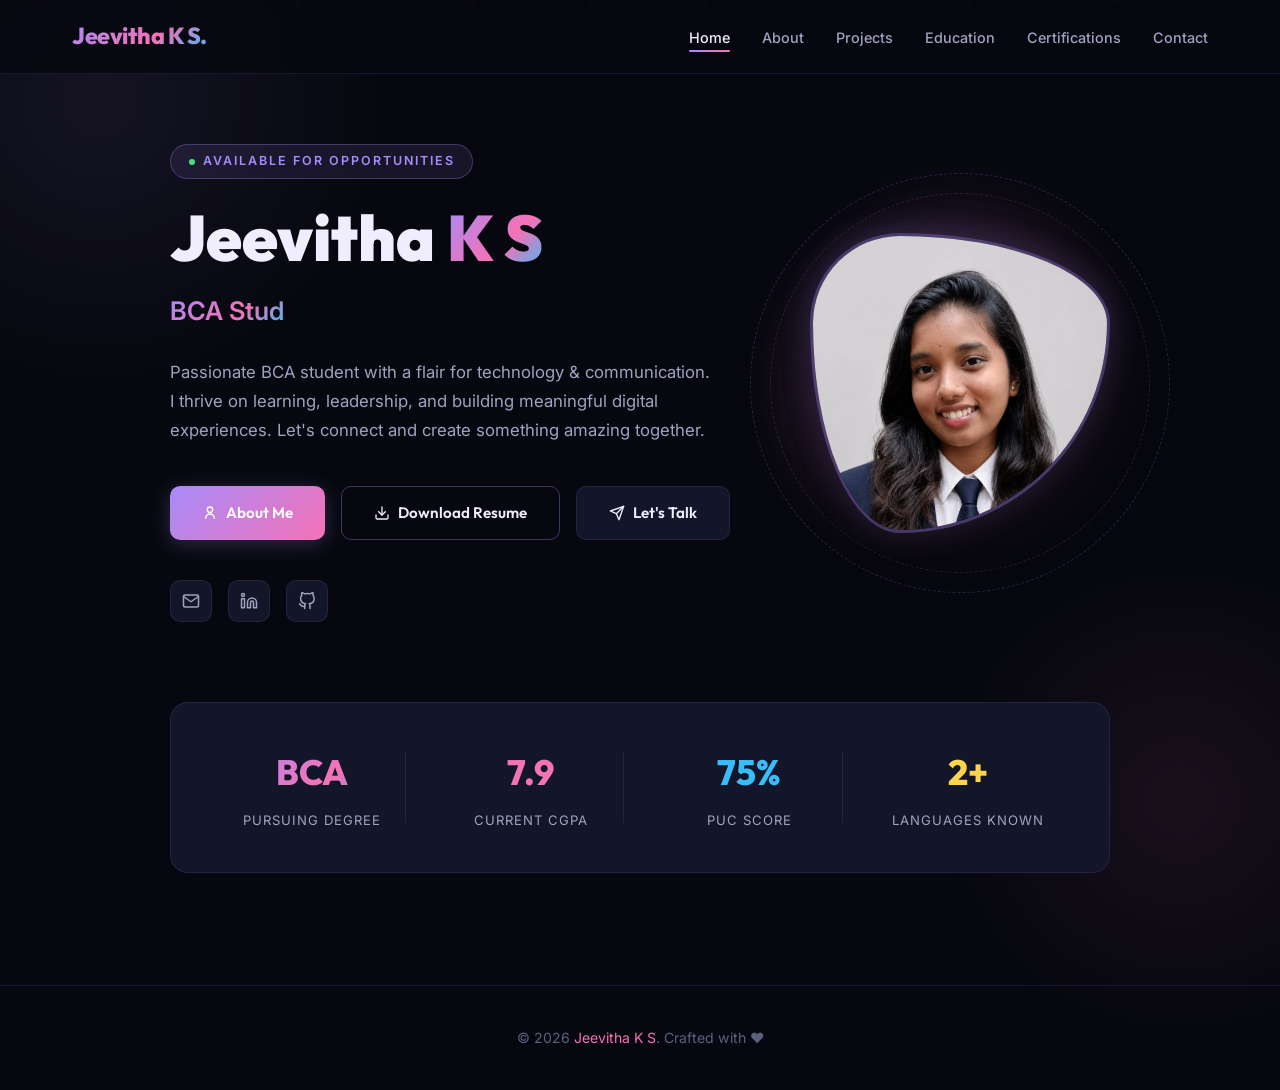
<file: index.html>
<!DOCTYPE html>
<html lang="en">
<head>
    <meta charset="UTF-8">
    <meta name="viewport" content="width=device-width, initial-scale=1.0">
    <title>Jeevitha K S — Portfolio</title>
    <meta name="description" content="Welcome to the professional portfolio of Jeevitha K S — BCA student, aspiring tech professional.">
    <link rel="stylesheet" href="styles.css">
    <style>
        /* ─── Hero Layout ─── */
        .hero {
            display: flex;
            align-items: center;
            justify-content: space-between;
            gap: 5rem;
            padding-top: 2rem;
        }

        .hero-content { flex: 1; }

        .hero-badge {
            display: inline-flex;
            align-items: center;
            gap: .5rem;
            padding: .4rem 1.1rem;
            background: rgba(167,139,250,.1);
            border: 1px solid rgba(167,139,250,.3);
            border-radius: 100px;
            font-size: .78rem;
            font-weight: 600;
            letter-spacing: 2px;
            text-transform: uppercase;
            color: var(--primary);
            margin-bottom: 1.5rem;
        }
        .hero-badge .dot {
            width: 6px; height: 6px;
            background: #4ade80;
            border-radius: 50%;
            animation: blink 2s infinite;
        }
        @keyframes blink {
            0%,100%{opacity:1;} 50%{opacity:.3;}
        }

        .hero-name {
            font-size: clamp(2.8rem, 5vw, 4.8rem);
            font-weight: 900;
            line-height: 1.1;
            margin-bottom: 1rem;
            color: var(--text-main);
        }

        .hero-role {
            font-size: clamp(1.1rem, 2.5vw, 1.6rem);
            font-weight: 600;
            margin-bottom: 1.6rem;
            min-height: 2.2rem;
        }

        .typed-cursor {
            display: inline-block;
            width: 2px;
            background: var(--secondary);
            margin-left: 2px;
            animation: blink .8s infinite;
        }

        .hero-desc {
            color: var(--text-muted);
            font-size: 1.05rem;
            max-width: 540px;
            margin-bottom: 2.5rem;
            line-height: 1.75;
        }

        .hero-actions {
            display: flex;
            gap: 1rem;
            flex-wrap: wrap;
        }

        /* Social links */
        .hero-socials {
            display: flex;
            gap: 1rem;
            margin-top: 2.5rem;
        }
        .social-link {
            width: 42px; height: 42px;
            display: flex;
            align-items: center;
            justify-content: center;
            background: var(--surface-color);
            border: 1px solid var(--border-color);
            border-radius: 10px;
            color: var(--text-muted);
            transition: all .3s;
        }
        .social-link:hover {
            border-color: var(--primary);
            color: var(--primary);
            transform: translateY(-3px);
            box-shadow: 0 6px 20px var(--primary-glow);
        }

        /* ─── Hero Image ─── */
        .hero-image-wrapper {
            flex: 0 0 auto;
            position: relative;
            display: flex;
            align-items: center;
            justify-content: center;
        }

        .hero-ring {
            position: absolute;
            width: 420px; height: 420px;
            border-radius: 50%;
            border: 1.5px dashed rgba(167,139,250,.22);
            animation: spin-slow 20s linear infinite;
        }
        .hero-ring-2 {
            width: 380px; height: 380px;
            border: 1.5px dashed rgba(244,114,182,.18);
            animation-direction: reverse;
            animation-duration: 14s;
        }

        .hero-blob-bg {
            position: absolute;
            width: 340px; height: 340px;
            border-radius: 50%;
            background: radial-gradient(circle at 40% 40%,
                rgba(167,139,250,.25) 0%,
                rgba(244,114,182,.15) 50%,
                transparent 70%);
            filter: blur(30px);
            animation: glow-pulse 4s ease-in-out infinite;
        }

        .hero-img {
            width: 300px; height: 300px;
            object-fit: cover;
            object-position: top;
            border-radius: 30% 70% 70% 30% / 30% 30% 70% 70%;
            border: 3px solid rgba(167,139,250,.35);
            box-shadow: 0 20px 60px rgba(0,0,0,.5), 0 0 30px var(--primary-glow);
            animation: morph 9s ease-in-out infinite, float 7s ease-in-out infinite;
            position: relative;
            z-index: 2;
        }

        @keyframes morph {
            0%   { border-radius: 30% 70% 70% 30% / 30% 30% 70% 70%; }
            33%  { border-radius: 58% 42% 75% 25% / 76% 46% 54% 24%; }
            66%  { border-radius: 50% 50% 33% 67% / 55% 27% 73% 45%; }
            100% { border-radius: 30% 70% 70% 30% / 30% 30% 70% 70%; }
        }

        /* ─── Quick Stats Bar ─── */
        .stats-bar {
            display: flex;
            gap: 2rem;
            flex-wrap: wrap;
            margin-top: 5rem;
            padding: 2.5rem 3rem;
            background: var(--surface-color);
            border: 1px solid var(--border-color);
            border-radius: var(--radius-card);
        }

        .stat-item {
            flex: 1;
            min-width: 140px;
            text-align: center;
            position: relative;
        }
        .stat-item:not(:last-child)::after {
            content: '';
            position: absolute;
            right: 0; top: 10%; height: 80%;
            width: 1px;
            background: var(--border-color);
        }

        .stat-value {
            font-family: var(--font-heading);
            font-size: 2.2rem;
            font-weight: 800;
            display: block;
            margin-bottom: .3rem;
        }
        .stat-label {
            font-size: .82rem;
            letter-spacing: 1px;
            text-transform: uppercase;
            color: var(--text-muted);
        }

        /* ─── Floating particles ─── */
        .particles { position: fixed; inset:0; z-index:0; pointer-events:none; overflow:hidden; }
        .particle {
            position:absolute;
            border-radius:50%;
            opacity:.15;
            animation: float-particle linear infinite;
        }
        @keyframes float-particle {
            0%   { transform: translateY(100vh) rotate(0deg); opacity:0; }
            10%  { opacity: .15; }
            90%  { opacity: .15; }
            100% { transform: translateY(-10vh) rotate(720deg); opacity:0; }
        }

        /* Responsive */
        @media (max-width: 992px) {
            .hero {
                flex-direction: column-reverse;
                text-align: center;
                gap: 3rem;
            }
            .hero-desc { margin: 0 auto 2.5rem; }
            .hero-actions, .hero-socials { justify-content: center; }
            .hero-img { width: 240px; height: 240px; }
            .hero-ring { width: 310px; height: 310px; }
            .hero-ring-2 { width: 270px; height: 270px; }
            .hero-blob-bg { width: 260px; height: 260px; }
        }
        @media (max-width: 600px) {
            .stats-bar { flex-direction: column; gap: 1.5rem; padding: 2rem; }
            .stat-item::after { display: none; }
        }
    </style>
</head>
<body>

    <!-- Floating particles -->
    <div class="particles" id="particles"></div>

    <main class="section">
        <div class="container">
            <div class="hero">
                <!-- Left: Content -->
                <div class="hero-content">
                    <div class="hero-badge fade-in delay-1">
                        <span class="dot"></span>
                        Available for opportunities
                    </div>

                    <h1 class="hero-name fade-in delay-2">
                        Jeevitha <span class="text-gradient">K S</span>
                    </h1>

                    <div class="hero-role fade-in delay-2">
                        <span class="text-gradient" id="typed-text"></span><span class="typed-cursor"></span>
                    </div>

                    <p class="hero-desc fade-in delay-3">
                        Passionate BCA student with a flair for technology & communication.
                        I thrive on learning, leadership, and building meaningful digital experiences.
                        Let's connect and create something amazing together.
                    </p>

                    <div class="hero-actions fade-in delay-3">
                        <a href="about.html" class="btn btn-primary">
                            <svg width="16" height="16" viewBox="0 0 24 24" fill="none" stroke="currentColor" stroke-width="2" stroke-linecap="round" stroke-linejoin="round"><circle cx="12" cy="7" r="4"/><path d="M5.5 20a6.5 6.5 0 0 1 13 0"/></svg>
                            About Me
                        </a>
                        <a href="jeevi resume.docx" download class="btn btn-outline">
                            <svg width="16" height="16" viewBox="0 0 24 24" fill="none" stroke="currentColor" stroke-width="2" stroke-linecap="round" stroke-linejoin="round"><path d="M21 15v4a2 2 0 0 1-2 2H5a2 2 0 0 1-2-2v-4"/><polyline points="7 10 12 15 17 10"/><line x1="12" y1="15" x2="12" y2="3"/></svg>
                            Download Resume
                        </a>
                        <a href="contact.html" class="btn btn-ghost">
                            <svg width="16" height="16" viewBox="0 0 24 24" fill="none" stroke="currentColor" stroke-width="2" stroke-linecap="round" stroke-linejoin="round"><line x1="22" y1="2" x2="11" y2="13"/><polygon points="22 2 15 22 11 13 2 9 22 2"/></svg>
                            Let's Talk
                        </a>
                    </div>

                    <div class="hero-socials fade-in delay-4">
                        <a href="mailto:contact@jeevi.com" class="social-link" title="Email" aria-label="Email">
                            <svg width="18" height="18" viewBox="0 0 24 24" fill="none" stroke="currentColor" stroke-width="2" stroke-linecap="round" stroke-linejoin="round"><path d="M4 4h16c1.1 0 2 .9 2 2v12c0 1.1-.9 2-2 2H4c-1.1 0-2-.9-2-2V6c0-1.1.9-2 2-2z"/><polyline points="22,6 12,13 2,6"/></svg>
                        </a>
                        <a href="#" class="social-link" title="LinkedIn" aria-label="LinkedIn">
                            <svg width="18" height="18" viewBox="0 0 24 24" fill="none" stroke="currentColor" stroke-width="2" stroke-linecap="round" stroke-linejoin="round"><path d="M16 8a6 6 0 0 1 6 6v7h-4v-7a2 2 0 0 0-2-2 2 2 0 0 0-2 2v7h-4v-7a6 6 0 0 1 6-6z"/><rect x="2" y="9" width="4" height="12"/><circle cx="4" cy="4" r="2"/></svg>
                        </a>
                        <a href="#" class="social-link" title="GitHub" aria-label="GitHub">
                            <svg width="18" height="18" viewBox="0 0 24 24" fill="none" stroke="currentColor" stroke-width="2" stroke-linecap="round" stroke-linejoin="round"><path d="M9 19c-5 1.5-5-2.5-7-3m14 6v-3.87a3.37 3.37 0 0 0-.94-2.61c3.14-.35 6.44-1.54 6.44-7A5.44 5.44 0 0 0 20 4.77 5.07 5.07 0 0 0 19.91 1S18.73.65 16 2.48a13.38 13.38 0 0 0-7 0C6.27.65 5.09 1 5.09 1A5.07 5.07 0 0 0 5 4.77a5.44 5.44 0 0 0-1.5 3.78c0 5.42 3.3 6.61 6.44 7A3.37 3.37 0 0 0 9 18.13V22"/></svg>
                        </a>
                    </div>
                </div>

                <!-- Right: Image -->
                <div class="hero-image-wrapper fade-in delay-1">
                    <div class="hero-ring"></div>
                    <div class="hero-ring hero-ring-2"></div>
                    <div class="hero-blob-bg"></div>
                    <img src="jeevi1711.jpeg" alt="Jeevitha K S" class="hero-img">
                </div>
            </div>

            <!-- Stats Bar -->
            <div class="stats-bar fade-in delay-4">
                <div class="stat-item">
                    <span class="stat-value text-gradient">BCA</span>
                    <span class="stat-label">Pursuing Degree</span>
                </div>
                <div class="stat-item">
                    <span class="stat-value" style="color:var(--secondary)">7.9</span>
                    <span class="stat-label">Current CGPA</span>
                </div>
                <div class="stat-item">
                    <span class="stat-value" style="color:var(--accent)">75%</span>
                    <span class="stat-label">PUC Score</span>
                </div>
                <div class="stat-item">
                    <span class="stat-value" style="color:var(--gold)">2+</span>
                    <span class="stat-label">Languages Known</span>
                </div>
            </div>
        </div>
    </main>

    <script src="layout.js"></script>
    <script>
        // ─── Typed text effect ───
        const roles = [
            'BCA Student',
            'Tech Enthusiast',
            'Aspiring Developer',
            'Lifelong Learner',
            'Future Innovator'
        ];
        let rIdx = 0, cIdx = 0, deleting = false;
        const el = document.getElementById('typed-text');

        function type() {
            const word = roles[rIdx];
            if (!deleting) {
                el.textContent = word.slice(0, ++cIdx);
                if (cIdx === word.length) { deleting = true; setTimeout(type, 1800); return; }
            } else {
                el.textContent = word.slice(0, --cIdx);
                if (cIdx === 0) { deleting = false; rIdx = (rIdx + 1) % roles.length; setTimeout(type, 300); return; }
            }
            setTimeout(type, deleting ? 55 : 90);
        }
        setTimeout(type, 800);

        // ─── Particles ───
        const pContainer = document.getElementById('particles');
        const colors = ['#A78BFA', '#F472B6', '#38BDF8', '#FCD34D'];
        for (let i = 0; i < 22; i++) {
            const p = document.createElement('div');
            const size = Math.random() * 4 + 2;
            p.className = 'particle';
            p.style.cssText = `
                left: ${Math.random() * 100}%;
                width: ${size}px; height: ${size}px;
                background: ${colors[Math.floor(Math.random() * colors.length)]};
                animation-duration: ${Math.random() * 15 + 12}s;
                animation-delay: ${Math.random() * 12}s;
            `;
            pContainer.appendChild(p);
        }
    </script>
</body>
</html>
</file>
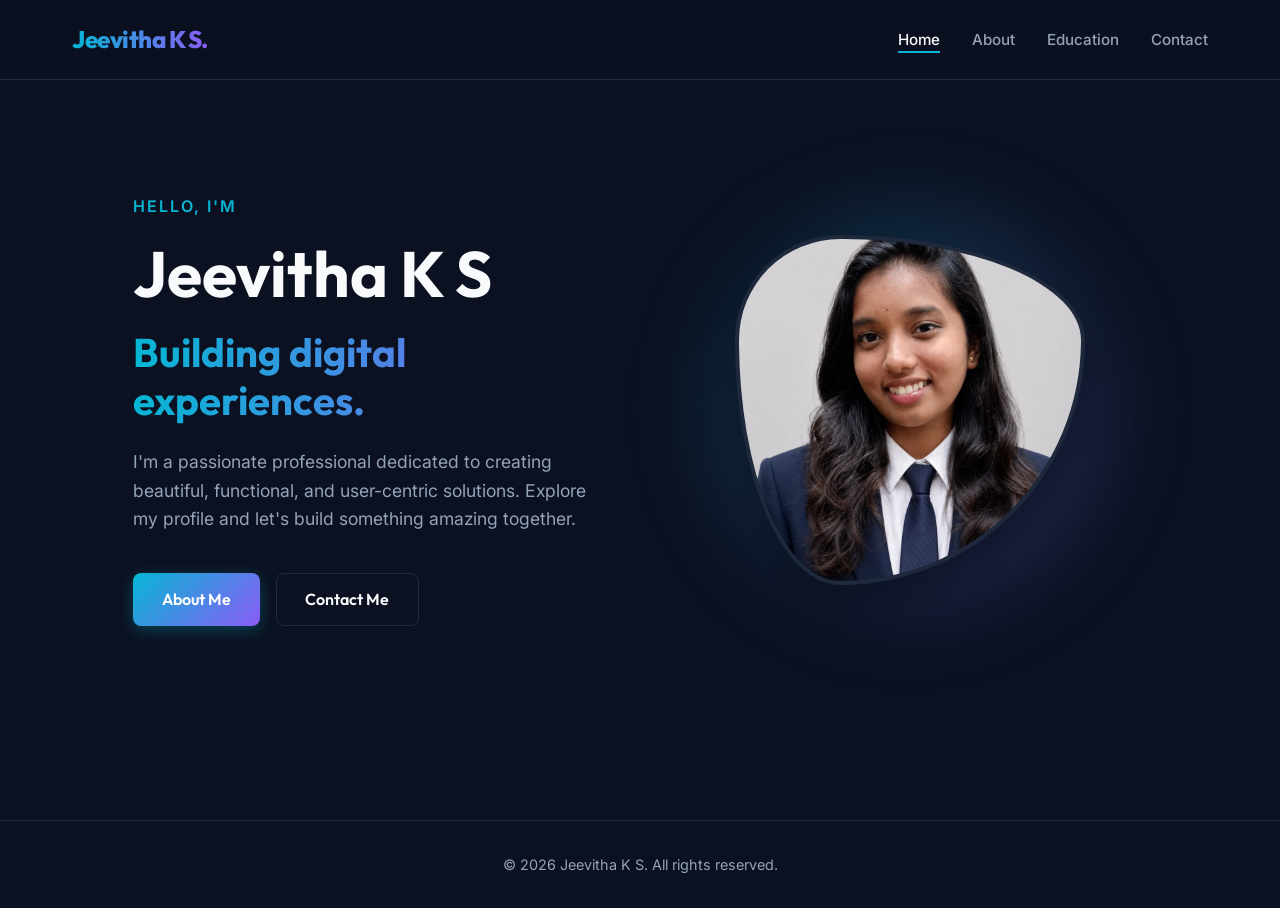
<file: jeevi/index.html>
<!DOCTYPE html>
<html lang="en">
<head>
    <meta charset="UTF-8">
    <meta name="viewport" content="width=device-width, initial-scale=1.0">
    <title>Jeevitha K S - Professional Portfolio</title>
    <meta name="description" content="Welcome to the professional portfolio of Jeevitha K S.">
    <link rel="stylesheet" href="styles.css">
    <style>
        /* Hero Section Specific Styles */
        .hero {
            display: flex;
            align-items: center;
            justify-content: space-between;
            gap: 4rem;
        }

        .hero-content {
            flex: 1;
        }

        .hero-subtitle {
            color: var(--primary);
            font-weight: 600;
            letter-spacing: 2px;
            text-transform: uppercase;
            margin-bottom: 1rem;
            display: block;
        }

        .hero-title {
            font-size: 4rem;
            margin-bottom: 1rem;
            color: var(--text-main);
        }

        .hero-desc {
            color: var(--text-muted);
            font-size: 1.1rem;
            margin-bottom: 2.5rem;
            max-width: 600px;
        }

        .hero-actions {
            display: flex;
            gap: 1rem;
        }

        .hero-image-wrapper {
            flex: 1;
            display: flex;
            justify-content: center;
            position: relative;
        }

        .hero-image {
            width: 350px;
            height: 350px;
            border-radius: 30% 70% 70% 30% / 30% 30% 70% 70%;
            object-fit: cover;
            border: 4px solid var(--surface-color);
            box-shadow: 0 20px 40px rgba(0, 0, 0, 0.4);
            animation: morph 8s ease-in-out infinite;
            position: relative;
            z-index: 2;
        }

        .hero-blob {
            position: absolute;
            top: 50%;
            left: 50%;
            transform: translate(-50%, -50%);
            width: 400px;
            height: 400px;
            background: linear-gradient(135deg, rgba(6, 182, 212, 0.2), rgba(139, 92, 246, 0.2));
            filter: blur(40px);
            border-radius: 50%;
            z-index: 1;
            animation: pulse 6s infinite alternate;
        }

        @keyframes morph {
            0% { border-radius: 30% 70% 70% 30% / 30% 30% 70% 70%; }
            50% { border-radius: 70% 30% 30% 70% / 70% 70% 30% 30%; }
            100% { border-radius: 30% 70% 70% 30% / 30% 30% 70% 70%; }
        }

        @keyframes pulse {
            0% { transform: translate(-50%, -50%) scale(0.9); opacity: 0.7; }
            100% { transform: translate(-50%, -50%) scale(1.1); opacity: 1; }
        }

        @media (max-width: 992px) {
            .hero {
                flex-direction: column-reverse;
                text-align: center;
                margin-top: 2rem;
            }
            .hero-title { font-size: 3rem; }
            .hero-desc { margin: 0 auto 2.5rem; }
            .hero-actions { justify-content: center; }
            .hero-image { width: 280px; height: 280px; }
            .hero-blob { width: 320px; height: 320px; }
        }
    </style>
</head>
<body>

    <main class="section fade-in">
        <div class="container hero">
            <div class="hero-content">
                <span class="hero-subtitle fade-in delay-1">Hello, I'm</span>
                <h1 class="hero-title fade-in delay-1">
                    Jeevitha K S
                </h1>
                <h2 class="hero-title text-gradient fade-in delay-2" style="font-size: 2.5rem; margin-bottom: 1.5rem;">
                    Building digital experiences.
                </h2>
                <p class="hero-desc fade-in delay-2">
                    I'm a passionate professional dedicated to creating beautiful, functional, and user-centric solutions. Explore my profile and let's build something amazing together.
                </p>
                <div class="hero-actions fade-in delay-3">
                    <a href="about.html" class="btn btn-primary">About Me</a>
                    <a href="contact.html" class="btn btn-outline">Contact Me</a>
                </div>
            </div>
            
            <div class="hero-image-wrapper fade-in delay-1">
                <div class="hero-blob"></div>
                <img src="jeevi1711.jpeg" alt="Jeevitha K S" class="hero-image">
            </div>
        </div>
    </main>

    <script src="layout.js"></script>
</body>
</html>
</file>
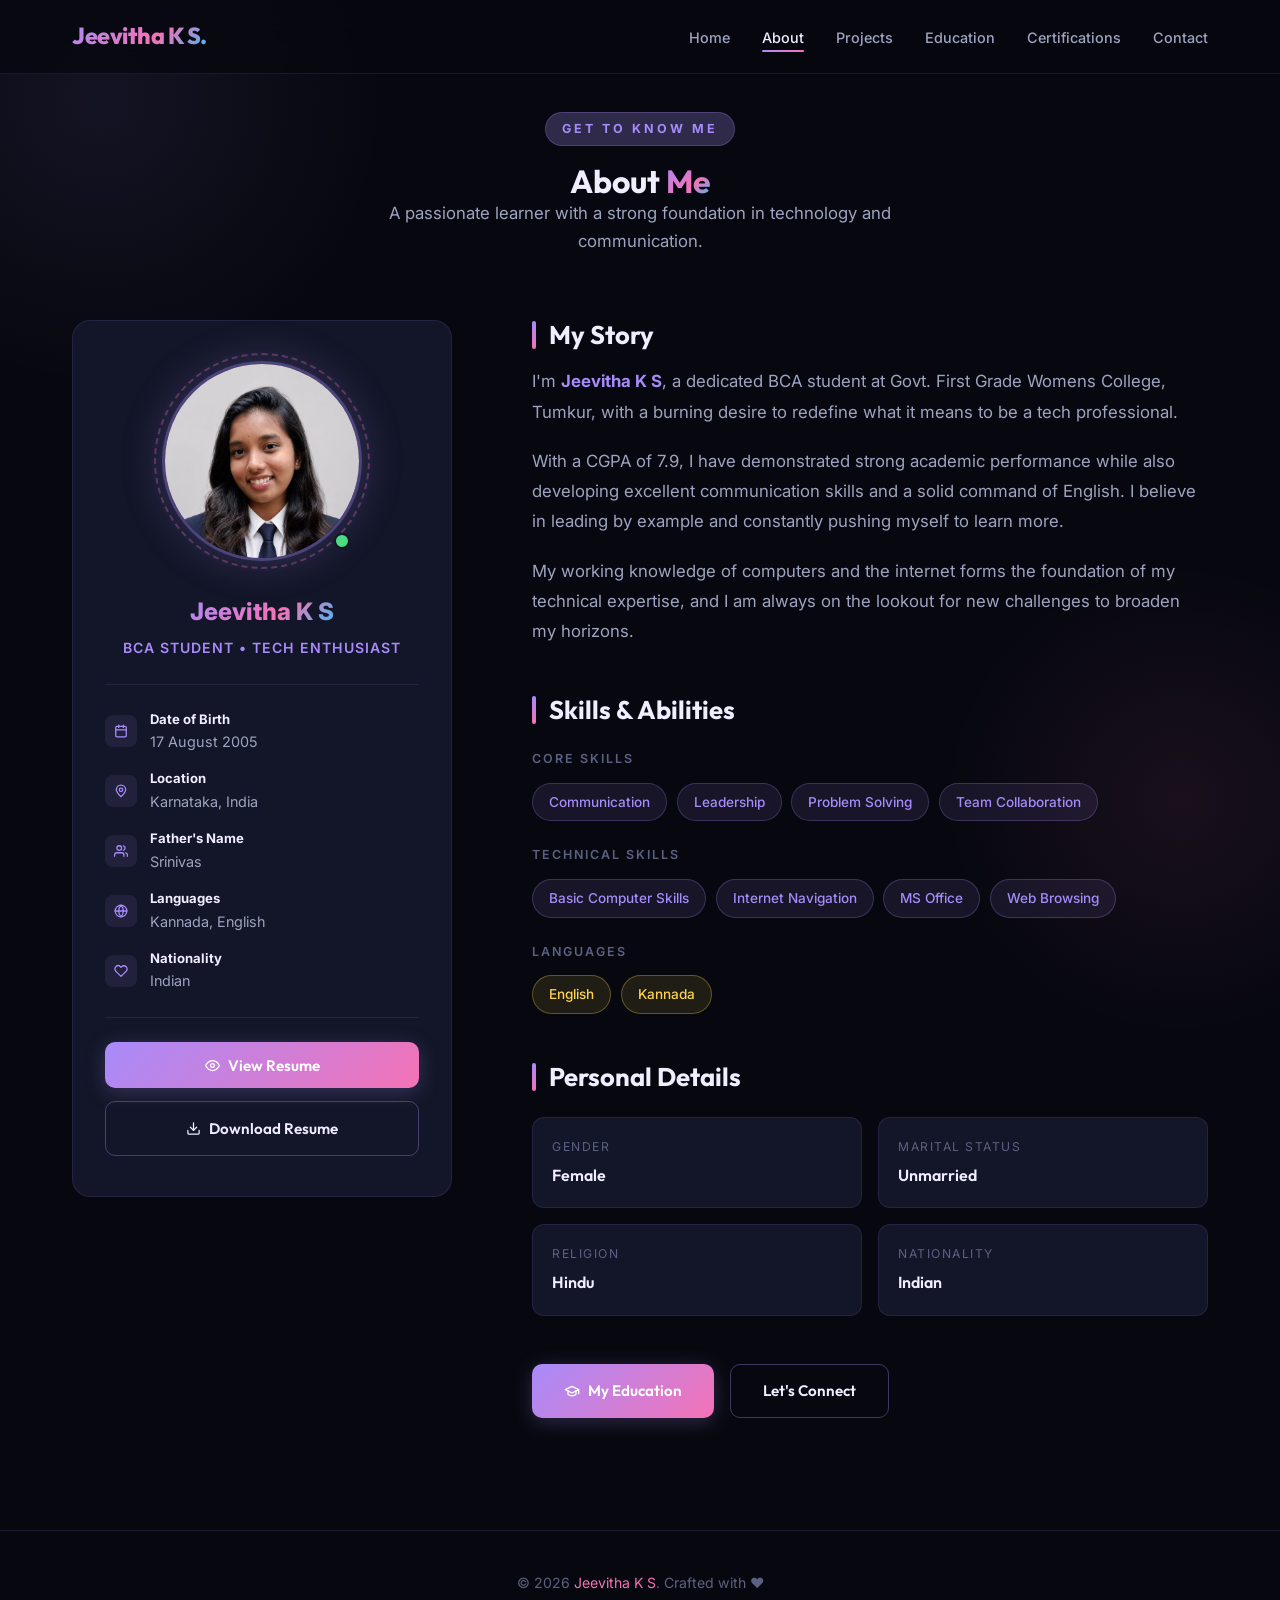
<file: about.html>
<!DOCTYPE html>
<html lang="en">
<head>
    <meta charset="UTF-8">
    <meta name="viewport" content="width=device-width, initial-scale=1.0">
    <title>About — Jeevitha K S</title>
    <meta name="description" content="Learn more about Jeevitha K S — her background, skills, and personal information.">
    <link rel="stylesheet" href="styles.css">
    <style>
        /* ─── About Grid ─── */
        .about-grid {
            display: grid;
            grid-template-columns: 380px 1fr;
            gap: 5rem;
            align-items: start;
            margin-top: 1rem;
        }

        /* ─── Profile Card (left) ─── */
        .profile-card {
            position: sticky;
            top: calc(var(--nav-height) + 2rem);
            background: var(--surface-color);
            border: 1px solid var(--border-color);
            border-radius: var(--radius-card);
            padding: 2.5rem 2rem;
            text-align: center;
        }

        .profile-img-wrap {
            position: relative;
            display: inline-block;
            margin-bottom: 1.5rem;
        }

        .profile-img {
            width: 200px; height: 200px;
            border-radius: 50%;
            object-fit: cover;
            object-position: top;
            border: 3px solid rgba(167,139,250,.4);
            box-shadow: 0 0 40px var(--primary-glow);
        }

        .profile-ring {
            position: absolute;
            inset: -8px;
            border-radius: 50%;
            border: 2px dashed rgba(244,114,182,.3);
            animation: spin-slow 12s linear infinite;
        }

        .online-dot {
            position: absolute;
            bottom: 12px; right: 12px;
            width: 16px; height: 16px;
            background: #4ade80;
            border-radius: 50%;
            border: 2px solid var(--surface-color);
        }

        .profile-name {
            font-size: 1.5rem;
            font-weight: 800;
            margin-bottom: .3rem;
        }

        .profile-title {
            color: var(--primary);
            font-size: .88rem;
            font-weight: 600;
            letter-spacing: 1px;
            text-transform: uppercase;
            margin-bottom: 1.5rem;
        }

        .profile-divider {
            height: 1px;
            background: var(--border-color);
            margin: 1.5rem 0;
        }

        .profile-info-list {
            list-style: none;
            text-align: left;
            display: flex;
            flex-direction: column;
            gap: .9rem;
        }

        .profile-info-list li {
            display: flex;
            align-items: center;
            gap: .8rem;
            font-size: .9rem;
            color: var(--text-muted);
        }

        .profile-info-list li .icon {
            width: 32px; height: 32px;
            background: rgba(167,139,250,.1);
            border-radius: 8px;
            display: flex;
            align-items: center;
            justify-content: center;
            flex-shrink: 0;
            color: var(--primary);
        }

        .profile-info-list li strong {
            color: var(--text-main);
            display: block;
            font-size: .82rem;
        }

        /* Resume buttons */
        .resume-buttons {
            display: flex;
            flex-direction: column;
            gap: .8rem;
            margin-top: 1.5rem;
        }

        /* ─── About Content (right) ─── */
        .about-section-title {
            font-size: 1.6rem;
            margin-bottom: 1rem;
            display: flex;
            align-items: center;
            gap: .8rem;
        }

        .about-section-title::before {
            content: '';
            width: 4px; height: 28px;
            background: linear-gradient(180deg, var(--primary), var(--secondary));
            border-radius: 2px;
            flex-shrink: 0;
        }

        .about-text p {
            color: var(--text-muted);
            font-size: 1.05rem;
            line-height: 1.8;
            margin-bottom: 1.2rem;
        }

        .about-text p strong { color: var(--primary); }

        /* ─── Skills ─── */
        .skills-section { margin-top: 3rem; }

        .skills-categories {
            display: flex;
            flex-direction: column;
            gap: 1.5rem;
            margin-top: 1.5rem;
        }

        .skill-category { }

        .skill-cat-label {
            font-size: .78rem;
            letter-spacing: 2px;
            text-transform: uppercase;
            color: var(--text-faint);
            margin-bottom: .8rem;
            font-weight: 600;
        }

        .skills-list {
            display: flex;
            flex-wrap: wrap;
            gap: .6rem;
        }

        /* ─── Personal Info Grid ─── */
        .personal-grid {
            display: grid;
            grid-template-columns: repeat(2, 1fr);
            gap: 1rem;
            margin-top: 1.5rem;
        }

        .personal-item {
            background: var(--surface-color);
            border: 1px solid var(--border-color);
            border-radius: 12px;
            padding: 1.2rem;
            transition: border-color .3s, transform .3s;
        }

        .personal-item:hover {
            border-color: var(--primary);
            transform: translateY(-3px);
        }

        .personal-item-label {
            font-size: .76rem;
            letter-spacing: 1.5px;
            text-transform: uppercase;
            color: var(--text-faint);
            margin-bottom: .3rem;
        }

        .personal-item-value {
            font-family: var(--font-heading);
            font-weight: 600;
            font-size: 1rem;
            color: var(--text-main);
        }

        /* Resume Modal */
        #resume-modal .modal-body { padding: 0; }

        /* Responsive */
        @media (max-width: 1024px) {
            .about-grid { grid-template-columns: 1fr; gap: 3rem; }
            .profile-card { position: static; }
            .profile-card { max-width: 400px; margin: 0 auto; }
        }

        @media (max-width: 600px) {
            .personal-grid { grid-template-columns: 1fr; }
        }
    </style>
</head>
<body>

    <main class="section">
        <div class="container">
            <div class="section-header reveal">
                <span class="section-label">Get to know me</span>
                <h1>About <span class="text-gradient">Me</span></h1>
                <p>A passionate learner with a strong foundation in technology and communication.</p>
            </div>

            <div class="about-grid">
                <!-- ─── Left: Profile Card ─── -->
                <div class="profile-card reveal">
                    <div class="profile-img-wrap">
                        <div class="profile-ring"></div>
                        <img src="jeevi1711.jpeg" alt="Jeevitha K S" class="profile-img">
                        <span class="online-dot" title="Available"></span>
                    </div>

                    <div class="profile-name text-gradient">Jeevitha K S</div>
                    <div class="profile-title">BCA Student • Tech Enthusiast</div>

                    <div class="profile-divider"></div>

                    <ul class="profile-info-list">
                        <li>
                            <span class="icon">
                                <svg width="14" height="14" viewBox="0 0 24 24" fill="none" stroke="currentColor" stroke-width="2.2" stroke-linecap="round" stroke-linejoin="round"><rect x="3" y="4" width="18" height="18" rx="2" ry="2"/><line x1="16" y1="2" x2="16" y2="6"/><line x1="8" y1="2" x2="8" y2="6"/><line x1="3" y1="10" x2="21" y2="10"/></svg>
                            </span>
                            <span>
                                <strong>Date of Birth</strong>
                                17 August 2005
                            </span>
                        </li>
                        <li>
                            <span class="icon">
                                <svg width="14" height="14" viewBox="0 0 24 24" fill="none" stroke="currentColor" stroke-width="2.2" stroke-linecap="round" stroke-linejoin="round"><circle cx="12" cy="10" r="3"/><path d="M12 21.7C17.3 17 20 13 20 10a8 8 0 1 0-16 0c0 3 2.7 7 8 11.7z"/></svg>
                            </span>
                            <span>
                                <strong>Location</strong>
                                Karnataka, India
                            </span>
                        </li>
                        <li>
                            <span class="icon">
                                <svg width="14" height="14" viewBox="0 0 24 24" fill="none" stroke="currentColor" stroke-width="2.2" stroke-linecap="round" stroke-linejoin="round"><path d="M17 21v-2a4 4 0 0 0-4-4H5a4 4 0 0 0-4 4v2"/><circle cx="9" cy="7" r="4"/><path d="M23 21v-2a4 4 0 0 0-3-3.87"/><path d="M16 3.13a4 4 0 0 1 0 7.75"/></svg>
                            </span>
                            <span>
                                <strong>Father's Name</strong>
                                Srinivas
                            </span>
                        </li>
                        <li>
                            <span class="icon">
                                <svg width="14" height="14" viewBox="0 0 24 24" fill="none" stroke="currentColor" stroke-width="2.2" stroke-linecap="round" stroke-linejoin="round"><circle cx="12" cy="12" r="10"/><line x1="2" y1="12" x2="22" y2="12"/><path d="M12 2a15.3 15.3 0 0 1 4 10 15.3 15.3 0 0 1-4 10 15.3 15.3 0 0 1-4-10 15.3 15.3 0 0 1 4-10z"/></svg>
                            </span>
                            <span>
                                <strong>Languages</strong>
                                Kannada, English
                            </span>
                        </li>
                        <li>
                            <span class="icon">
                                <svg width="14" height="14" viewBox="0 0 24 24" fill="none" stroke="currentColor" stroke-width="2.2" stroke-linecap="round" stroke-linejoin="round"><path d="M20.84 4.61a5.5 5.5 0 0 0-7.78 0L12 5.67l-1.06-1.06a5.5 5.5 0 0 0-7.78 7.78l1.06 1.06L12 21.23l7.78-7.78 1.06-1.06a5.5 5.5 0 0 0 0-7.78z"/></svg>
                            </span>
                            <span>
                                <strong>Nationality</strong>
                                Indian
                            </span>
                        </li>
                    </ul>

                    <div class="profile-divider"></div>

                    <div class="resume-buttons">
                        <button onclick="openModal('resume-modal')" class="btn btn-primary">
                            <svg width="15" height="15" viewBox="0 0 24 24" fill="none" stroke="currentColor" stroke-width="2" stroke-linecap="round" stroke-linejoin="round"><path d="M1 12s4-8 11-8 11 8 11 8-4 8-11 8-11-8-11-8z"/><circle cx="12" cy="12" r="3"/></svg>
                            View Resume
                        </button>
                        <a href="jeevi resume.docx" download class="btn btn-outline">
                            <svg width="15" height="15" viewBox="0 0 24 24" fill="none" stroke="currentColor" stroke-width="2" stroke-linecap="round" stroke-linejoin="round"><path d="M21 15v4a2 2 0 0 1-2 2H5a2 2 0 0 1-2-2v-4"/><polyline points="7 10 12 15 17 10"/><line x1="12" y1="15" x2="12" y2="3"/></svg>
                            Download Resume
                        </a>
                    </div>
                </div>

                <!-- ─── Right: Content ─── -->
                <div class="about-content">
                    <!-- Bio -->
                    <div class="about-text reveal">
                        <h2 class="about-section-title">My Story</h2>
                        <p>
                            I'm <strong>Jeevitha K S</strong>, a dedicated BCA student at Govt. First Grade Womens College, Tumkur,
                            with a burning desire to redefine what it means to be a tech professional.
                        </p>
                        <p>
                            With a CGPA of 7.9, I have demonstrated strong academic performance while also developing
                            excellent communication skills and a solid command of English. I believe in leading by example
                            and constantly pushing myself to learn more.
                        </p>
                        <p>
                            My working knowledge of computers and the internet forms the foundation of my technical expertise,
                            and I am always on the lookout for new challenges to broaden my horizons.
                        </p>
                    </div>

                    <!-- Skills -->
                    <div class="skills-section reveal">
                        <h2 class="about-section-title">Skills &amp; Abilities</h2>
                        <div class="skills-categories">
                            <div class="skill-category">
                                <div class="skill-cat-label">Core Skills</div>
                                <div class="skills-list">
                                    <span class="skill-tag">Communication</span>
                                    <span class="skill-tag">Leadership</span>
                                    <span class="skill-tag">Problem Solving</span>
                                    <span class="skill-tag">Team Collaboration</span>
                                </div>
                            </div>
                            <div class="skill-category">
                                <div class="skill-cat-label">Technical Skills</div>
                                <div class="skills-list">
                                    <span class="skill-tag" style="--c:var(--accent)">Basic Computer Skills</span>
                                    <span class="skill-tag" style="--c:var(--accent)">Internet Navigation</span>
                                    <span class="skill-tag" style="--c:var(--accent)">MS Office</span>
                                    <span class="skill-tag" style="--c:var(--accent)">Web Browsing</span>
                                </div>
                            </div>
                            <div class="skill-category">
                                <div class="skill-cat-label">Languages</div>
                                <div class="skills-list">
                                    <span class="skill-tag" style="background:rgba(252,211,77,.1);color:var(--gold);border-color:rgba(252,211,77,.3)">English</span>
                                    <span class="skill-tag" style="background:rgba(252,211,77,.1);color:var(--gold);border-color:rgba(252,211,77,.3)">Kannada</span>
                                </div>
                            </div>
                        </div>
                    </div>

                    <!-- Personal Details Grid -->
                    <div class="reveal" style="margin-top:3rem;">
                        <h2 class="about-section-title">Personal Details</h2>
                        <div class="personal-grid">
                            <div class="personal-item">
                                <div class="personal-item-label">Gender</div>
                                <div class="personal-item-value">Female</div>
                            </div>
                            <div class="personal-item">
                                <div class="personal-item-label">Marital Status</div>
                                <div class="personal-item-value">Unmarried</div>
                            </div>
                            <div class="personal-item">
                                <div class="personal-item-label">Religion</div>
                                <div class="personal-item-value">Hindu</div>
                            </div>
                            <div class="personal-item">
                                <div class="personal-item-label">Nationality</div>
                                <div class="personal-item-value">Indian</div>
                            </div>
                        </div>
                    </div>

                    <!-- CTA -->
                    <div class="reveal" style="margin-top:3rem; display:flex; gap:1rem; flex-wrap:wrap;">
                        <a href="education.html" class="btn btn-primary">
                            <svg width="16" height="16" viewBox="0 0 24 24" fill="none" stroke="currentColor" stroke-width="2" stroke-linecap="round" stroke-linejoin="round"><path d="M22 10v6M2 10l10-5 10 5-10 5z"/><path d="M6 12v5c3 3 9 3 12 0v-5"/></svg>
                            My Education
                        </a>
                        <a href="contact.html" class="btn btn-outline">Let's Connect</a>
                    </div>
                </div>
            </div>
        </div>
    </main>

    <!-- Resume View Modal -->
    <div class="modal-overlay" id="resume-modal">
        <div class="modal-box">
            <div class="modal-header">
                <h3>📄 Resume — Jeevitha K S</h3>
                <button class="modal-close" onclick="closeModal('resume-modal')" aria-label="Close">&times;</button>
            </div>
            <div class="modal-body">
                <iframe src="https://docs.google.com/gview?url=https://jeevi.com/jeevi%20resume.docx&embedded=true"
                    title="Resume Preview"
                    id="resume-frame">
                </iframe>
            </div>
            <div class="modal-footer">
                <a href="jeevi resume.docx" download class="btn btn-primary">
                    <svg width="15" height="15" viewBox="0 0 24 24" fill="none" stroke="currentColor" stroke-width="2" stroke-linecap="round" stroke-linejoin="round"><path d="M21 15v4a2 2 0 0 1-2 2H5a2 2 0 0 1-2-2v-4"/><polyline points="7 10 12 15 17 10"/><line x1="12" y1="15" x2="12" y2="3"/></svg>
                    Download
                </a>
                <button class="btn btn-ghost" onclick="closeModal('resume-modal')">Close</button>
            </div>
        </div>
    </div>

    <script src="layout.js"></script>
</body>
</html>
</file>
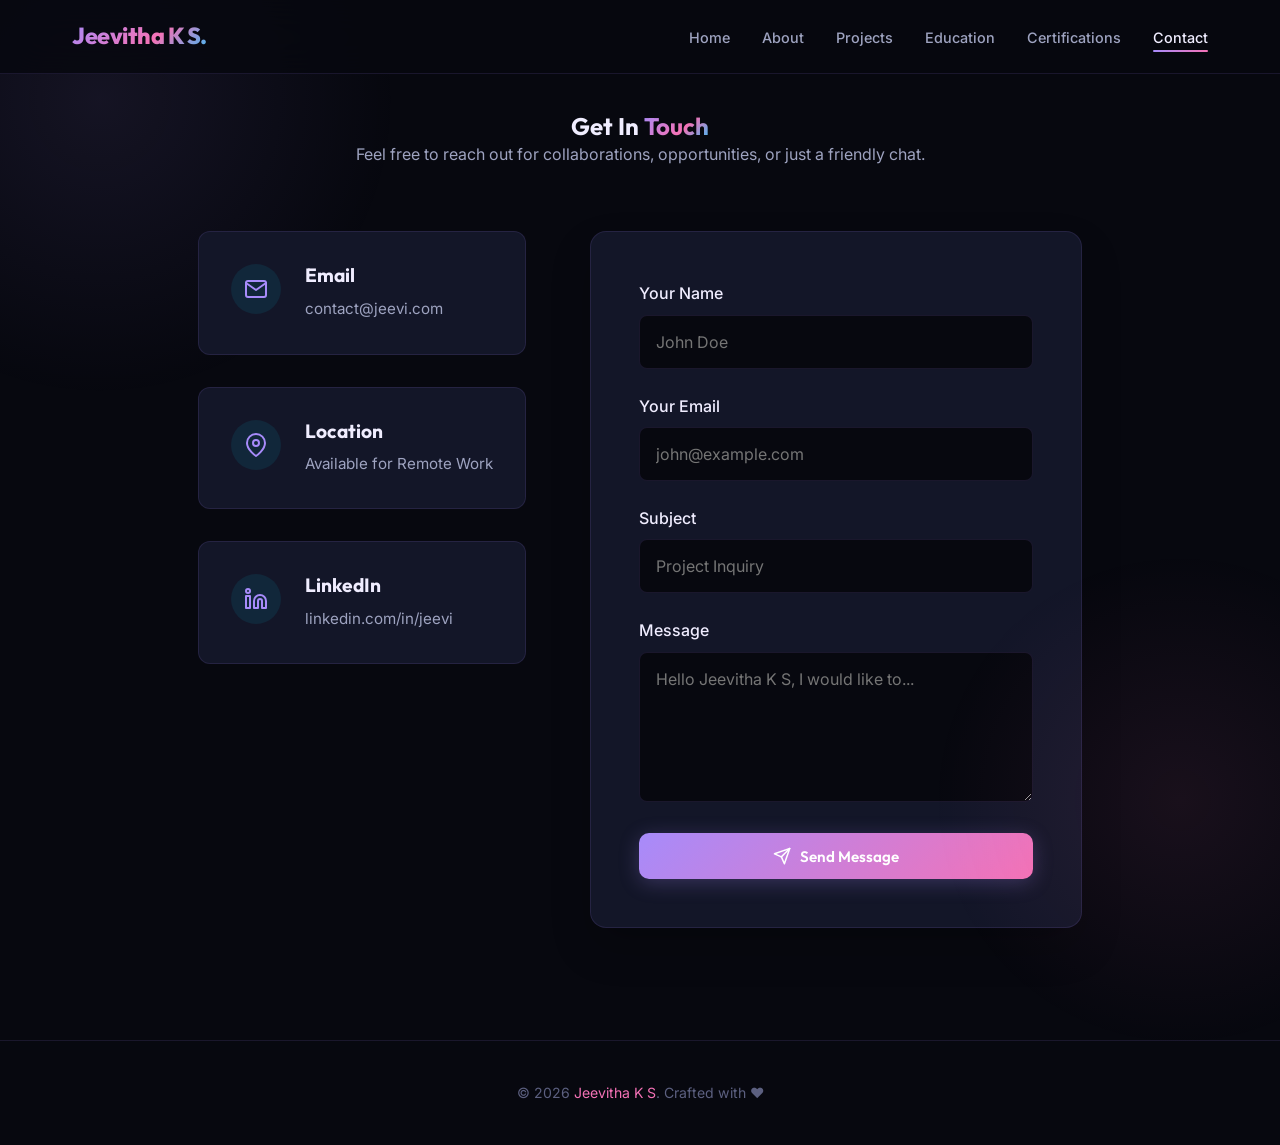
<file: contact.html>
<!DOCTYPE html>
<html lang="en">
<head>
    <meta charset="UTF-8">
    <meta name="viewport" content="width=device-width, initial-scale=1.0">
    <title>Contact - Jeevitha K S</title>
    <link rel="stylesheet" href="styles.css">
    <style>
        .contact-grid {
            display: grid;
            grid-template-columns: 1fr 1.5fr;
            gap: 4rem;
            margin-top: 2rem;
        }

        .contact-info {
            display: flex;
            flex-direction: column;
            gap: 2rem;
        }

        .info-card {
            background: var(--surface-color);
            padding: 2rem;
            border-radius: 12px;
            border: 1px solid var(--border-color);
            display: flex;
            align-items: flex-start;
            gap: 1.5rem;
            transition: transform 0.3s ease;
        }

        .info-card:hover {
            transform: translateY(-5px);
            border-color: var(--primary);
        }

        .info-icon {
            width: 50px;
            height: 50px;
            background: rgba(6, 182, 212, 0.1);
            color: var(--primary);
            border-radius: 50%;
            display: flex;
            align-items: center;
            justify-content: center;
            flex-shrink: 0;
        }

        .info-icon svg {
            width: 24px;
            height: 24px;
        }

        .info-content h3 {
            font-size: 1.2rem;
            margin-bottom: 0.5rem;
            color: var(--text-main);
        }

        .info-content p, .info-content a {
            color: var(--text-muted);
            font-size: 0.95rem;
        }

        .info-content a:hover {
            color: var(--primary);
        }

        .contact-form {
            background: var(--surface-color);
            padding: 3rem;
            border-radius: 16px;
            border: 1px solid var(--border-color);
            box-shadow: 0 20px 40px rgba(0, 0, 0, 0.2);
        }

        .form-group {
            margin-bottom: 1.5rem;
        }

        .form-group label {
            display: block;
            margin-bottom: 0.5rem;
            font-weight: 500;
            color: var(--text-main);
        }

        .form-control {
            width: 100%;
            padding: 1rem;
            background: var(--bg-color);
            border: 1px solid var(--border-color);
            border-radius: 8px;
            color: var(--text-main);
            font-family: var(--font-body);
            font-size: 1rem;
            transition: border-color 0.3s ease, box-shadow 0.3s ease;
        }

        .form-control:focus {
            outline: none;
            border-color: var(--primary);
            box-shadow: 0 0 0 3px rgba(6, 182, 212, 0.2);
        }

        textarea.form-control {
            resize: vertical;
            min-height: 150px;
        }

        @media (max-width: 992px) {
            .contact-grid {
                grid-template-columns: 1fr;
            }
            .contact-form {
                padding: 2rem;
            }
        }
    </style>
</head>
<body>

    <main class="section fade-in">
        <div class="container">
            <div style="text-align: center; margin-bottom: 4rem;" class="fade-in delay-1">
                <h2>Get In <span class="text-gradient">Touch</span></h2>
                <p style="color: var(--text-muted); max-width: 600px; margin: 0 auto;">Feel free to reach out for collaborations, opportunities, or just a friendly chat.</p>
            </div>

            <div class="contact-grid">
                <!-- Contact Info -->
                <div class="contact-info fade-in delay-2">
                    <div class="info-card">
                        <div class="info-icon">
                            <svg stroke="currentColor" fill="none" stroke-width="2" viewBox="0 0 24 24" stroke-linecap="round" stroke-linejoin="round" xmlns="http://www.w3.org/2000/svg"><path d="M4 4h16c1.1 0 2 .9 2 2v12c0 1.1-.9 2-2 2H4c-1.1 0-2-.9-2-2V6c0-1.1.9-2 2-2z"></path><polyline points="22,6 12,13 2,6"></polyline></svg>
                        </div>
                        <div class="info-content">
                            <h3>Email</h3>
                            <a href="mailto:contact@jeevi.com">contact@jeevi.com</a>
                        </div>
                    </div>

                    <div class="info-card">
                        <div class="info-icon">
                            <svg stroke="currentColor" fill="none" stroke-width="2" viewBox="0 0 24 24" stroke-linecap="round" stroke-linejoin="round" xmlns="http://www.w3.org/2000/svg"><path d="M21 10c0 7-9 13-9 13s-9-6-9-13a9 9 0 0 1 18 0z"></path><circle cx="12" cy="10" r="3"></circle></svg>
                        </div>
                        <div class="info-content">
                            <h3>Location</h3>
                            <p>Available for Remote Work</p>
                        </div>
                    </div>

                    <div class="info-card">
                        <div class="info-icon">
                            <svg stroke="currentColor" fill="none" stroke-width="2" viewBox="0 0 24 24" stroke-linecap="round" stroke-linejoin="round" xmlns="http://www.w3.org/2000/svg"><path d="M16 8a6 6 0 0 1 6 6v7h-4v-7a2 2 0 0 0-2-2 2 2 0 0 0-2 2v7h-4v-7a6 6 0 0 1 6-6z"></path><rect x="2" y="9" width="4" height="12"></rect><circle cx="4" cy="4" r="2"></circle></svg>
                        </div>
                        <div class="info-content">
                            <h3>LinkedIn</h3>
                            <a href="#" target="_blank">linkedin.com/in/jeevi</a>
                        </div>
                    </div>
                </div>

                <!-- Contact Form -->
                <div class="contact-form fade-in delay-3">
                    <form onsubmit="event.preventDefault(); alert('Message sent successfully! (This is a static demo)');">
                        <div class="form-group">
                            <label for="name">Your Name</label>
                            <input type="text" id="name" class="form-control" required placeholder="John Doe">
                        </div>
                        <div class="form-group">
                            <label for="email">Your Email</label>
                            <input type="email" id="email" class="form-control" required placeholder="john@example.com">
                        </div>
                        <div class="form-group">
                            <label for="subject">Subject</label>
                            <input type="text" id="subject" class="form-control" required placeholder="Project Inquiry">
                        </div>
                        <div class="form-group">
                            <label for="message">Message</label>
                            <textarea id="message" class="form-control" required placeholder="Hello Jeevitha K S, I would like to..."></textarea>
                        </div>
                        <button type="submit" class="btn btn-primary" style="width: 100%;">
                            <svg stroke="currentColor" fill="none" stroke-width="2" viewBox="0 0 24 24" stroke-linecap="round" stroke-linejoin="round" height="1.2em" width="1.2em" xmlns="http://www.w3.org/2000/svg"><line x1="22" y1="2" x2="11" y2="13"></line><polygon points="22 2 15 22 11 13 2 9 22 2"></polygon></svg>
                            Send Message
                        </button>
                    </form>
                </div>
            </div>
        </div>
    </main>

    <script src="layout.js"></script>
</body>
</html>
</file>
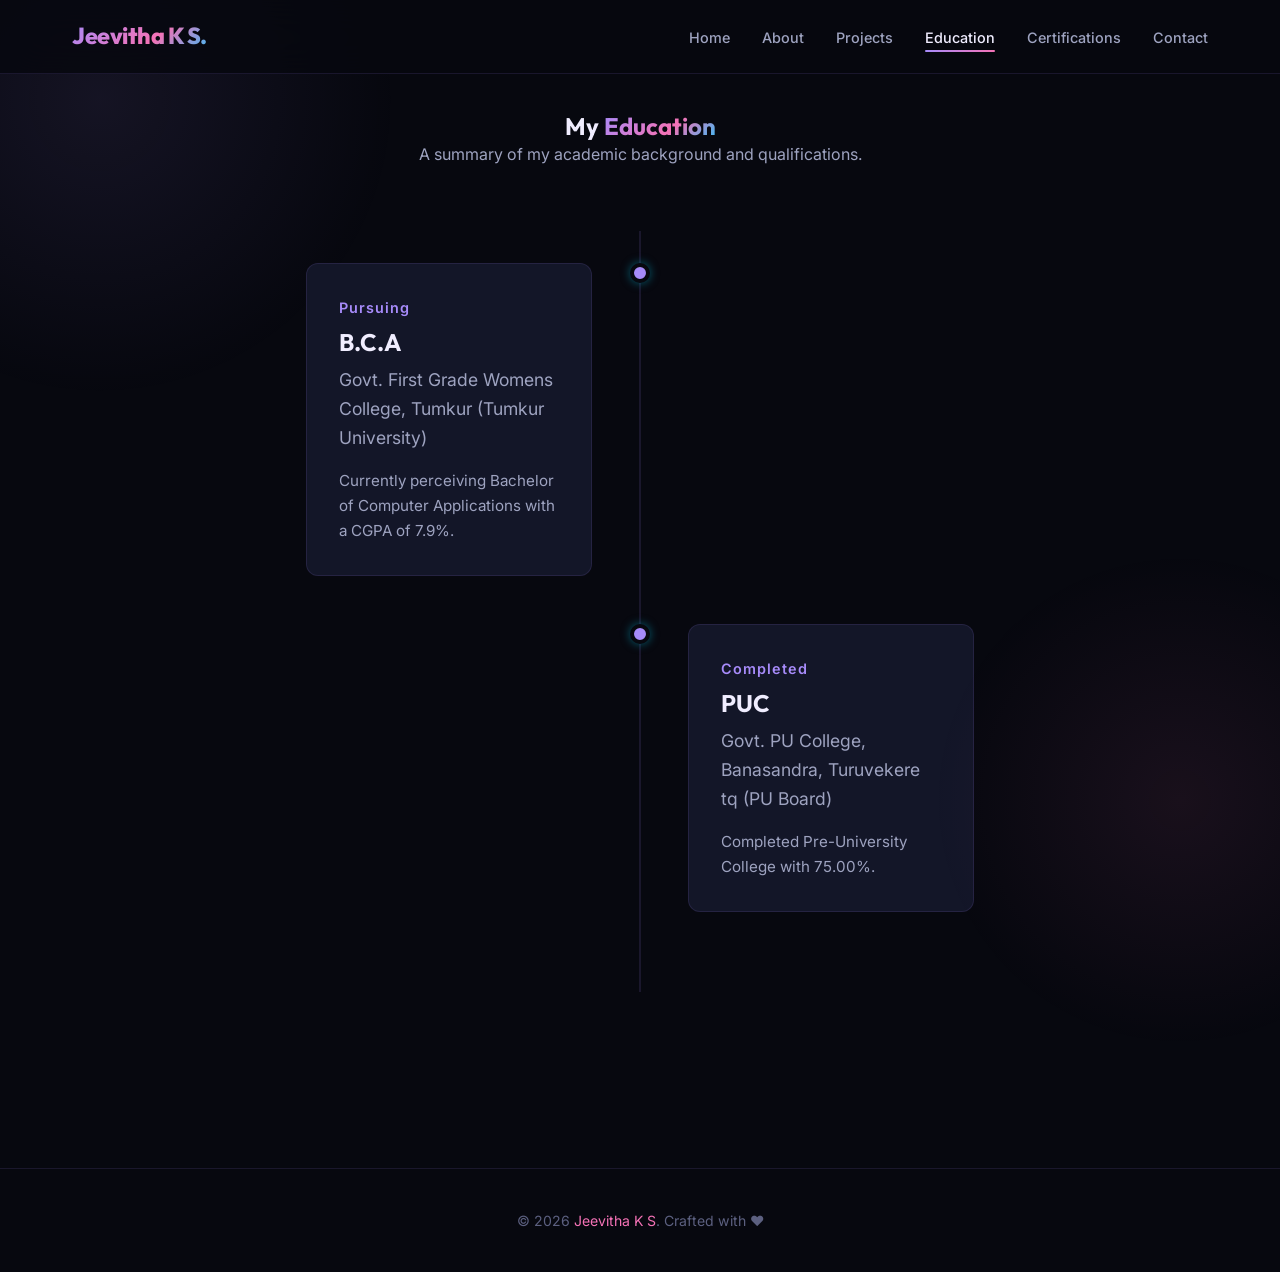
<file: education.html>
<!DOCTYPE html>
<html lang="en">
<head>
    <meta charset="UTF-8">
    <meta name="viewport" content="width=device-width, initial-scale=1.0">
    <title>Education - Jeevitha K S</title>
    <link rel="stylesheet" href="styles.css">
    <style>
        .timeline {
            position: relative;
            max-width: 800px;
            margin: 4rem auto;
            padding: 2rem 0;
        }

        .timeline::before {
            content: '';
            position: absolute;
            top: 0;
            left: 50%;
            width: 2px;
            height: 100%;
            background: var(--border-color);
            transform: translateX(-50%);
        }

        .timeline-item {
            margin-bottom: 3rem;
            position: relative;
            width: 50%;
            padding-right: 3rem;
        }

        .timeline-item:nth-child(even) {
            margin-left: 50%;
            padding-right: 0;
            padding-left: 3rem;
        }

        .timeline-dot {
            position: absolute;
            top: 0;
            right: -10px;
            width: 20px;
            height: 20px;
            border-radius: 50%;
            background: var(--primary);
            border: 4px solid var(--bg-color);
            z-index: 1;
            box-shadow: 0 0 10px rgba(6, 182, 212, 0.5);
        }

        .timeline-item:nth-child(even) .timeline-dot {
            left: -10px;
            right: auto;
        }

        .timeline-content {
            background: var(--surface-color);
            padding: 2rem;
            border-radius: 12px;
            border: 1px solid var(--border-color);
            transition: transform 0.3s ease, border-color 0.3s ease;
        }

        .timeline-content:hover {
            transform: translateY(-5px);
            border-color: var(--secondary);
        }

        .timeline-date {
            color: var(--primary);
            font-size: 0.9rem;
            font-weight: 600;
            letter-spacing: 1px;
            margin-bottom: 0.5rem;
            display: block;
        }

        .timeline-title {
            font-size: 1.5rem;
            color: var(--text-main);
            margin-bottom: 0.5rem;
        }

        .timeline-subtitle {
            font-size: 1.1rem;
            color: var(--text-muted);
            margin-bottom: 1rem;
        }

        .timeline-desc {
            color: var(--text-muted);
            font-size: 0.95rem;
        }

        @media (max-width: 768px) {
            .timeline::before {
                left: 20px;
            }
            .timeline-item {
                width: 100%;
                padding-left: 50px;
                padding-right: 0;
            }
            .timeline-item:nth-child(even) {
                margin-left: 0;
                padding-left: 50px;
            }
            .timeline-dot {
                left: 10px;
                right: auto;
            }
            .timeline-item:nth-child(even) .timeline-dot {
                left: 10px;
            }
        }
    </style>
</head>
<body>

    <main class="section fade-in">
        <div class="container">
            <div style="text-align: center; margin-bottom: 3rem;" class="fade-in delay-1">
                <h2>My <span class="text-gradient">Education</span></h2>
                <p style="color: var(--text-muted);">A summary of my academic background and qualifications.</p>
            </div>

            <div class="timeline">
                <!-- Education Item 1 -->
                <div class="timeline-item fade-in delay-2">
                    <div class="timeline-dot"></div>
                    <div class="timeline-content">
                        <span class="timeline-date">Pursuing</span>
                        <h3 class="timeline-title">B.C.A</h3>
                        <div class="timeline-subtitle">Govt. First Grade Womens College, Tumkur (Tumkur University)</div>
                        <p class="timeline-desc">Currently perceiving Bachelor of Computer Applications with a CGPA of 7.9%.</p>
                    </div>
                </div>

                <!-- Education Item 2 -->
                <div class="timeline-item fade-in delay-3">
                    <div class="timeline-dot"></div>
                    <div class="timeline-content">
                        <span class="timeline-date">Completed</span>
                        <h3 class="timeline-title">PUC</h3>
                        <div class="timeline-subtitle">Govt. PU College, Banasandra, Turuvekere tq (PU Board)</div>
                        <p class="timeline-desc">Completed Pre-University College with 75.00%.</p>
                    </div>
                </div>
            </div>
        </div>
    </main>

    <script src="layout.js"></script>
</body>
</html>
</file>
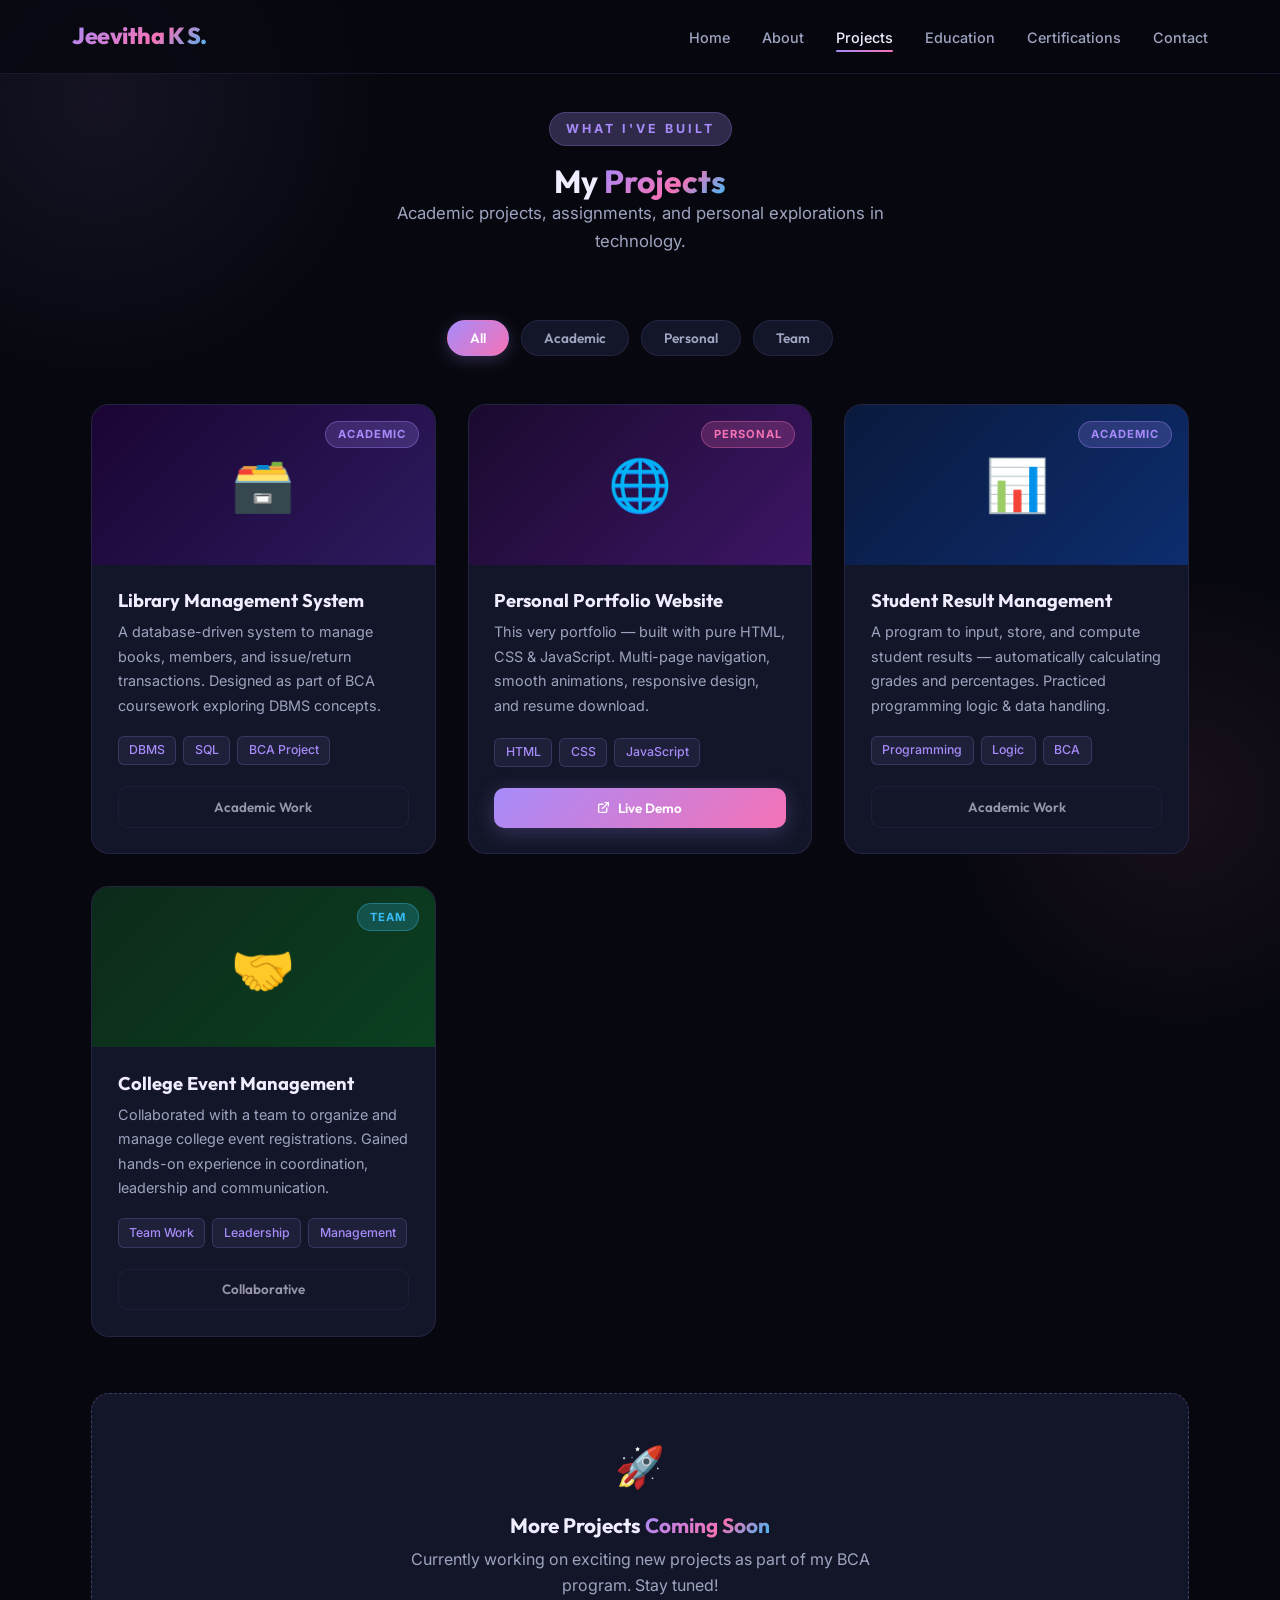
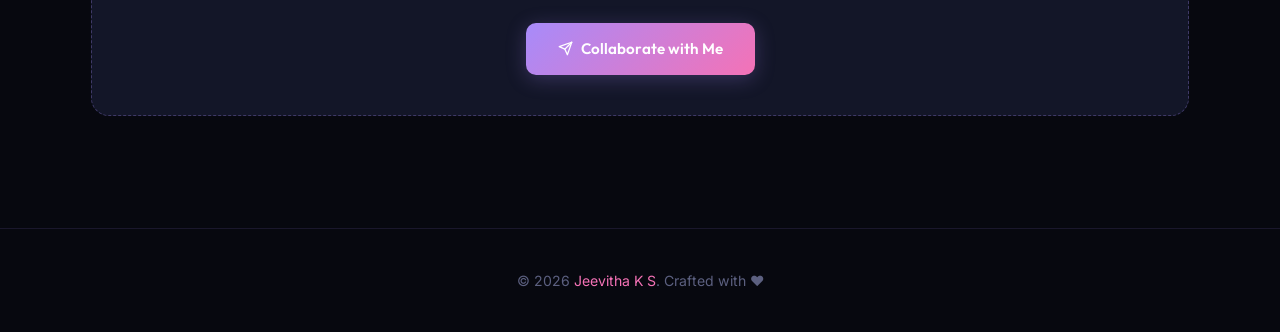
<file: projects.html>
<!DOCTYPE html>
<html lang="en">
<head>
    <meta charset="UTF-8">
    <meta name="viewport" content="width=device-width, initial-scale=1.0">
    <title>Projects — Jeevitha K S</title>
    <meta name="description" content="Projects and academic work by Jeevitha K S.">
    <link rel="stylesheet" href="styles.css">
    <style>
        .filter-bar { display:flex; gap:.7rem; justify-content:center; flex-wrap:wrap; margin-bottom:3rem; }
        .filter-btn {
            padding:.5rem 1.4rem; border-radius:100px; border:1px solid var(--border-color);
            background:var(--surface-color); color:var(--text-muted); font-size:.85rem;
            font-weight:600; cursor:pointer; transition:all .3s; font-family:var(--font-heading);
        }
        .filter-btn:hover,.filter-btn.active {
            background:linear-gradient(135deg,var(--primary),var(--secondary));
            color:#fff; border-color:transparent; box-shadow:0 4px 16px var(--primary-glow);
        }
        .projects-grid { display:grid; grid-template-columns:repeat(auto-fill,minmax(320px,1fr)); gap:2rem; }
        .project-card {
            background:var(--surface-color); border:1px solid var(--border-color);
            border-radius:var(--radius-card); overflow:hidden;
            transition:transform .35s,border-color .35s,box-shadow .35s;
            display:flex; flex-direction:column;
        }
        .project-card:hover {
            transform:translateY(-8px); border-color:rgba(167,139,250,.4);
            box-shadow:0 24px 60px rgba(0,0,0,.45);
        }
        .project-banner {
            height:160px; position:relative; display:flex;
            align-items:center; justify-content:center;
        }
        .project-banner-gradient { position:absolute; inset:0; }
        .project-banner-icon { font-size:3.2rem; position:relative; z-index:1; }
        .project-badge {
            position:absolute; top:1rem; right:1rem;
            padding:.22rem .75rem; border-radius:100px;
            font-size:.7rem; font-weight:700; letter-spacing:1px;
            text-transform:uppercase; z-index:2;
        }
        .badge-academic { background:rgba(167,139,250,.2); color:var(--primary); border:1px solid rgba(167,139,250,.35); }
        .badge-personal { background:rgba(244,114,182,.2); color:var(--secondary); border:1px solid rgba(244,114,182,.35); }
        .badge-team     { background:rgba(56,189,248,.2);  color:var(--accent);    border:1px solid rgba(56,189,248,.35); }
        .project-body { padding:1.6rem; flex:1; display:flex; flex-direction:column; }
        .project-title { font-size:1.15rem; font-weight:700; margin-bottom:.5rem; }
        .project-desc  { color:var(--text-muted); font-size:.9rem; line-height:1.7; flex:1; margin-bottom:1.1rem; }
        .project-tags  { display:flex; flex-wrap:wrap; gap:.45rem; margin-bottom:1.3rem; }
        .project-tag {
            padding:.22rem .65rem; background:rgba(167,139,250,.08);
            color:var(--primary); border:1px solid rgba(167,139,250,.2);
            border-radius:6px; font-size:.77rem; font-weight:500;
        }
        .coming-soon-strip {
            margin-top:3.5rem; padding:2.5rem 2rem;
            background:var(--surface-color); border:1px dashed rgba(167,139,250,.3);
            border-radius:var(--radius-card); text-align:center;
        }
        .coming-soon-strip h3 { font-size:1.3rem; margin-bottom:.5rem; }
        .coming-soon-strip p { color:var(--text-muted); max-width:460px; margin:0 auto 1.5rem; }
        @media(max-width:768px){ .projects-grid{grid-template-columns:1fr;} }
    </style>
</head>
<body>
    <main class="section">
        <div class="container">
            <div class="section-header reveal">
                <span class="section-label">What I've built</span>
                <h1>My <span class="text-gradient">Projects</span></h1>
                <p>Academic projects, assignments, and personal explorations in technology.</p>
            </div>

            <div class="filter-bar reveal">
                <button class="filter-btn active" data-filter="all">All</button>
                <button class="filter-btn" data-filter="academic">Academic</button>
                <button class="filter-btn" data-filter="personal">Personal</button>
                <button class="filter-btn" data-filter="team">Team</button>
            </div>

            <div class="projects-grid">
                <div class="project-card reveal" data-category="academic">
                    <div class="project-banner">
                        <div class="project-banner-gradient" style="background:linear-gradient(135deg,#1a0533,#2d1a5e);"></div>
                        <span class="project-badge badge-academic">Academic</span>
                        <span class="project-banner-icon">🗃️</span>
                    </div>
                    <div class="project-body">
                        <h3 class="project-title">Library Management System</h3>
                        <p class="project-desc">A database-driven system to manage books, members, and issue/return transactions. Designed as part of BCA coursework exploring DBMS concepts.</p>
                        <div class="project-tags">
                            <span class="project-tag">DBMS</span>
                            <span class="project-tag">SQL</span>
                            <span class="project-tag">BCA Project</span>
                        </div>
                        <span class="btn btn-ghost" style="font-size:.84rem;padding:.55rem 1.1rem;cursor:default;opacity:.6;">Academic Work</span>
                    </div>
                </div>

                <div class="project-card reveal delay-1" data-category="personal">
                    <div class="project-banner">
                        <div class="project-banner-gradient" style="background:linear-gradient(135deg,#1a0a2e,#3d1565);"></div>
                        <span class="project-badge badge-personal">Personal</span>
                        <span class="project-banner-icon">🌐</span>
                    </div>
                    <div class="project-body">
                        <h3 class="project-title">Personal Portfolio Website</h3>
                        <p class="project-desc">This very portfolio — built with pure HTML, CSS & JavaScript. Multi-page navigation, smooth animations, responsive design, and resume download.</p>
                        <div class="project-tags">
                            <span class="project-tag">HTML</span>
                            <span class="project-tag">CSS</span>
                            <span class="project-tag">JavaScript</span>
                        </div>
                        <a href="index.html" class="btn btn-primary" style="font-size:.84rem;padding:.55rem 1.1rem;">
                            <svg width="13" height="13" viewBox="0 0 24 24" fill="none" stroke="currentColor" stroke-width="2.5" stroke-linecap="round" stroke-linejoin="round"><path d="M18 13v6a2 2 0 0 1-2 2H5a2 2 0 0 1-2-2V8a2 2 0 0 1 2-2h6"/><polyline points="15 3 21 3 21 9"/><line x1="10" y1="14" x2="21" y2="3"/></svg>
                            Live Demo
                        </a>
                    </div>
                </div>

                <div class="project-card reveal delay-2" data-category="academic">
                    <div class="project-banner">
                        <div class="project-banner-gradient" style="background:linear-gradient(135deg,#0a1a3e,#0d2d6e);"></div>
                        <span class="project-badge badge-academic">Academic</span>
                        <span class="project-banner-icon">📊</span>
                    </div>
                    <div class="project-body">
                        <h3 class="project-title">Student Result Management</h3>
                        <p class="project-desc">A program to input, store, and compute student results — automatically calculating grades and percentages. Practiced programming logic & data handling.</p>
                        <div class="project-tags">
                            <span class="project-tag">Programming</span>
                            <span class="project-tag">Logic</span>
                            <span class="project-tag">BCA</span>
                        </div>
                        <span class="btn btn-ghost" style="font-size:.84rem;padding:.55rem 1.1rem;cursor:default;opacity:.6;">Academic Work</span>
                    </div>
                </div>

                <div class="project-card reveal" data-category="team">
                    <div class="project-banner">
                        <div class="project-banner-gradient" style="background:linear-gradient(135deg,#0d2a1a,#0a4020);"></div>
                        <span class="project-badge badge-team">Team</span>
                        <span class="project-banner-icon">🤝</span>
                    </div>
                    <div class="project-body">
                        <h3 class="project-title">College Event Management</h3>
                        <p class="project-desc">Collaborated with a team to organize and manage college event registrations. Gained hands-on experience in coordination, leadership and communication.</p>
                        <div class="project-tags">
                            <span class="project-tag">Team Work</span>
                            <span class="project-tag">Leadership</span>
                            <span class="project-tag">Management</span>
                        </div>
                        <span class="btn btn-ghost" style="font-size:.84rem;padding:.55rem 1.1rem;cursor:default;opacity:.6;">Collaborative</span>
                    </div>
                </div>
            </div>

            <div class="coming-soon-strip reveal">
                <div style="font-size:2.5rem;margin-bottom:.8rem;">🚀</div>
                <h3>More Projects <span class="text-gradient">Coming Soon</span></h3>
                <p>Currently working on exciting new projects as part of my BCA program. Stay tuned!</p>
                <a href="contact.html" class="btn btn-primary">
                    <svg width="15" height="15" viewBox="0 0 24 24" fill="none" stroke="currentColor" stroke-width="2" stroke-linecap="round" stroke-linejoin="round"><line x1="22" y1="2" x2="11" y2="13"/><polygon points="22 2 15 22 11 13 2 9 22 2"/></svg>
                    Collaborate with Me
                </a>
            </div>
        </div>
    </main>

    <script src="layout.js"></script>
    <script>
        document.querySelectorAll('.filter-btn').forEach(btn => {
            btn.addEventListener('click', () => {
                document.querySelectorAll('.filter-btn').forEach(b => b.classList.remove('active'));
                btn.classList.add('active');
                const filter = btn.dataset.filter;
                document.querySelectorAll('.project-card').forEach(card => {
                    card.style.display = (filter === 'all' || card.dataset.category === filter) ? 'flex' : 'none';
                });
            });
        });
    </script>
</body>
</html>
</file>
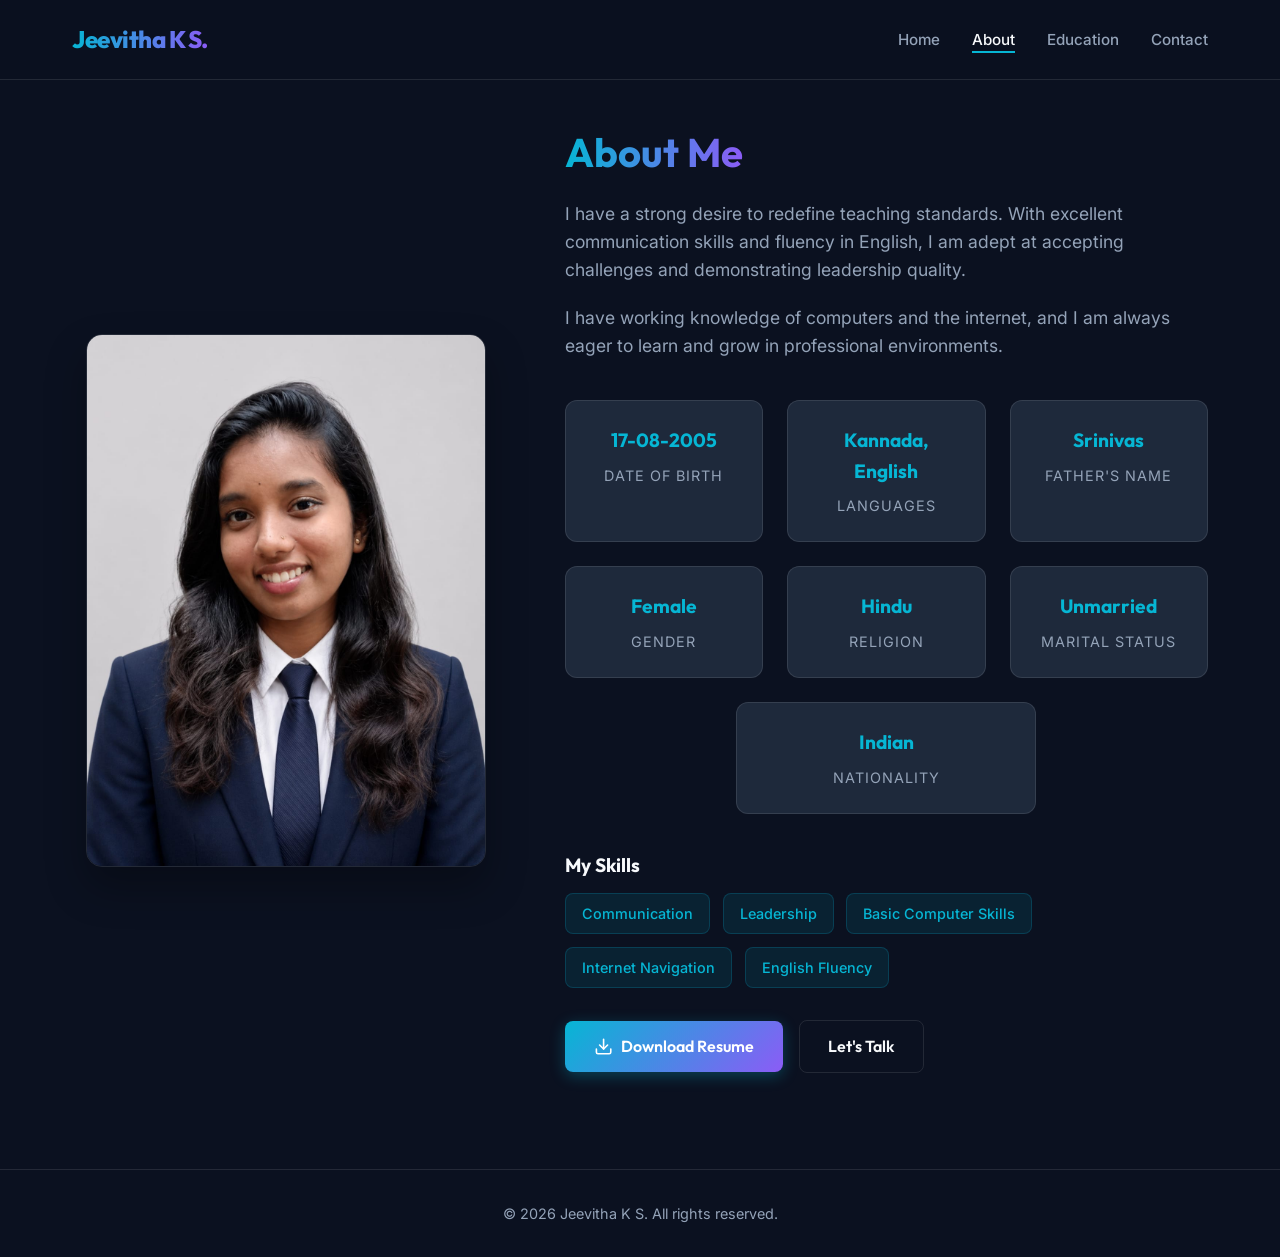
<file: jeevi/about.html>
<!DOCTYPE html>
<html lang="en">
<head>
    <meta charset="UTF-8">
    <meta name="viewport" content="width=device-width, initial-scale=1.0">
    <title>About - Jeevitha K S</title>
    <link rel="stylesheet" href="styles.css">
    <style>
        .about-grid {
            display: grid;
            grid-template-columns: 1fr 1.5fr;
            gap: 4rem;
            align-items: center;
            margin-top: 2rem;
        }

        .about-image {
            width: 100%;
            max-width: 400px;
            border-radius: 16px;
            box-shadow: 0 20px 40px rgba(0, 0, 0, 0.3);
            border: 1px solid var(--border-color);
            margin: 0 auto;
        }

        .about-content h2 {
            font-size: 2.5rem;
            margin-bottom: 1.5rem;
            color: var(--text-main);
        }

        .about-content p {
            color: var(--text-muted);
            margin-bottom: 1.2rem;
            font-size: 1.1rem;
        }

        .stats-grid {
            display: grid;
            grid-template-columns: repeat(3, 1fr);
            gap: 1.5rem;
            margin: 2.5rem 0;
        }

        .stat-card {
            background: var(--surface-color);
            padding: 1.5rem;
            border-radius: 12px;
            text-align: center;
            border: 1px solid var(--border-color);
            transition: transform 0.3s ease, border-color 0.3s ease;
        }

        .stat-card:hover {
            transform: translateY(-5px);
            border-color: var(--primary);
        }

        .stat-number {
            font-size: 2rem;
            font-weight: 700;
            color: var(--primary);
            font-family: var(--font-heading);
            margin-bottom: 0.5rem;
        }

        .stat-label {
            color: var(--text-muted);
            font-size: 0.9rem;
            text-transform: uppercase;
            letter-spacing: 1px;
        }

        .resume-action {
            margin-top: 2rem;
            display: flex;
            gap: 1rem;
            align-items: center;
        }

        .skills-container {
            margin: 2rem 0;
        }

        .skills-title {
            font-size: 1.2rem;
            color: var(--text-main);
            margin-bottom: 1rem;
            font-family: var(--font-heading);
        }

        .skills-list {
            display: flex;
            flex-wrap: wrap;
            gap: 0.8rem;
        }

        .skill-tag {
            background: rgba(6, 182, 212, 0.1);
            color: var(--primary);
            padding: 0.5rem 1rem;
            border-radius: 8px;
            font-size: 0.9rem;
            font-weight: 500;
            border: 1px solid rgba(6, 182, 212, 0.2);
            transition: all 0.3s ease;
        }

        .skill-tag:hover {
            background: var(--primary);
            color: white;
            transform: translateY(-2px);
        }

        @media (max-width: 992px) {
            .about-grid {
                grid-template-columns: 1fr;
                gap: 3rem;
                text-align: center;
            }
            .resume-action {
                justify-content: center;
            }
            .stats-grid {
                grid-template-columns: repeat(2, 1fr);
            }
        }
        @media (max-width: 576px) {
            .stats-grid {
                grid-template-columns: 1fr;
            }
        }
    </style>
</head>
<body>

    <main class="section fade-in">
        <div class="container">
            <div class="about-grid">
                <div class="fade-in delay-1">
                    <img src="jeevi1711.jpeg" alt="Jeevitha K S" class="about-image">
                </div>
                
                <div class="about-content fade-in delay-2">
                    <h2><span class="text-gradient">About Me</span></h2>
                    <p>
                        I have a strong desire to redefine teaching standards. With excellent communication skills and fluency in English, I am adept at accepting challenges and demonstrating leadership quality.
                    </p>
                    <p>
                        I have working knowledge of computers and the internet, and I am always eager to learn and grow in professional environments.
                    </p>
                    
                    <div class="stats-grid">
                        <div class="stat-card">
                            <div class="stat-number" style="font-size: 1.2rem;">17-08-2005</div>
                            <div class="stat-label">Date of Birth</div>
                        </div>
                        <div class="stat-card">
                            <div class="stat-number" style="font-size: 1.2rem;">Kannada, English</div>
                            <div class="stat-label">Languages</div>
                        </div>
                        <div class="stat-card">
                            <div class="stat-number" style="font-size: 1.2rem;">Srinivas</div>
                            <div class="stat-label">Father's Name</div>
                        </div>
                        <div class="stat-card">
                            <div class="stat-number" style="font-size: 1.2rem;">Female</div>
                            <div class="stat-label">Gender</div>
                        </div>
                        <div class="stat-card">
                            <div class="stat-number" style="font-size: 1.2rem;">Hindu</div>
                            <div class="stat-label">Religion</div>
                        </div>
                        <div class="stat-card">
                            <div class="stat-number" style="font-size: 1.2rem;">Unmarried</div>
                            <div class="stat-label">Marital Status</div>
                        </div>
                        <div class="stat-card" style="grid-column: 1 / -1; max-width: 300px; justify-self: center; width: 100%;">
                            <div class="stat-number" style="font-size: 1.2rem;">Indian</div>
                            <div class="stat-label">Nationality</div>
                        </div>
                    </div>

                    <div class="skills-container">
                        <h3 class="skills-title">My Skills</h3>
                        <div class="skills-list">
                            <span class="skill-tag">Communication</span>
                            <span class="skill-tag">Leadership</span>
                            <span class="skill-tag">Basic Computer Skills</span>
                            <span class="skill-tag">Internet Navigation</span>
                            <span class="skill-tag">English Fluency</span>
                        </div>
                    </div>

                    <div class="resume-action">
                        <a href="jeevi%20resume.docx" download class="btn btn-primary">
                            <svg stroke="currentColor" fill="none" stroke-width="2" viewBox="0 0 24 24" stroke-linecap="round" stroke-linejoin="round" height="1.2em" width="1.2em" xmlns="http://www.w3.org/2000/svg"><path d="M21 15v4a2 2 0 0 1-2 2H5a2 2 0 0 1-2-2v-4"></path><polyline points="7 10 12 15 17 10"></polyline><line x1="12" y1="15" x2="12" y2="3"></line></svg>
                            Download Resume
                        </a>
                        <a href="contact.html" class="btn btn-outline">Let's Talk</a>
                    </div>
                </div>
            </div>
        </div>
    </main>

    <script src="layout.js"></script>
</body>
</html>
</file>
<file: styles.css>
@import url('https://fonts.googleapis.com/css2?family=Outfit:wght@300;400;500;600;700;800;900&family=Inter:wght@400;500;600&display=swap');

:root {
  /* ─── Premium Color Palette ─── */
  --bg-color:       #07080F;
  --bg-alt:         #0D0F1E;
  --surface-color:  #131628;
  --surface-hover:  #1C2040;
  --border-color:   rgba(160, 130, 255, 0.12);

  /* Accent: Deep violet ↔ Vivid rose ↔ Electric indigo */
  --primary:        #A78BFA;   /* soft violet      */
  --primary-glow:   rgba(167, 139, 250, 0.25);
  --secondary:      #F472B6;   /* vivid rose-pink  */
  --secondary-glow: rgba(244, 114, 182, 0.22);
  --accent:         #38BDF8;   /* electric sky-blue */
  --accent-glow:    rgba(56, 189, 248, 0.20);
  --gold:           #FCD34D;   /* warm gold for highlights */

  /* Text */
  --text-main:   #F0EDFF;
  --text-muted:  #9EA3C0;
  --text-faint:  #5C6080;

  /* Typography */
  --font-heading: 'Outfit', sans-serif;
  --font-body:    'Inter', sans-serif;

  /* Layout */
  --nav-height:       74px;
  --container-width:  1200px;
  --radius-card:      18px;
  --radius-btn:       10px;
  --shadow-card:      0 8px 40px rgba(0,0,0,0.55);
}

/* ══════════════════════════════════════════════════
   RESET & BASE
══════════════════════════════════════════════════ */
*, *::before, *::after { margin:0; padding:0; box-sizing:border-box; }

html { scroll-behavior: smooth; }

body {
  background-color: var(--bg-color);
  color: var(--text-main);
  font-family: var(--font-body);
  line-height: 1.65;
  overflow-x: hidden;
}

/* Background ambient orbs */
body::before {
  content: '';
  position: fixed;
  top: -200px; left: -200px;
  width: 600px; height: 600px;
  background: radial-gradient(circle, rgba(167,139,250,0.09) 0%, transparent 70%);
  pointer-events: none;
  z-index: 0;
}
body::after {
  content: '';
  position: fixed;
  bottom: -150px; right: -150px;
  width: 500px; height: 500px;
  background: radial-gradient(circle, rgba(244,114,182,0.08) 0%, transparent 70%);
  pointer-events: none;
  z-index: 0;
}

h1,h2,h3,h4,h5,h6 {
  font-family: var(--font-heading);
  font-weight: 700;
  line-height: 1.2;
}

a { text-decoration:none; color:inherit; transition:all .3s ease; }
img { max-width:100%; height:auto; display:block; }

/* ══════════════════════════════════════════════════
   TYPOGRAPHY HELPERS
══════════════════════════════════════════════════ */
.text-gradient {
  background: linear-gradient(135deg, var(--primary) 0%, var(--secondary) 60%, var(--accent) 100%);
  -webkit-background-clip: text;
  -webkit-text-fill-color: transparent;
  background-clip: text;
  display: inline-block;
}

.section-label {
  display: inline-block;
  font-size: .78rem;
  font-weight: 700;
  letter-spacing: 3px;
  text-transform: uppercase;
  color: var(--primary);
  margin-bottom: 1rem;
  padding: .35rem 1rem;
  background: var(--primary-glow);
  border: 1px solid rgba(167,139,250,.25);
  border-radius: 100px;
}

/* ══════════════════════════════════════════════════
   LAYOUT
══════════════════════════════════════════════════ */
.container {
  max-width: var(--container-width);
  margin: 0 auto;
  padding: 0 2rem;
  position: relative;
  z-index: 1;
}

.section {
  padding: 7rem 0;
  min-height: calc(100vh - var(--nav-height));
  display: flex;
  flex-direction: column;
  justify-content: center;
}

.section-header {
  text-align: center;
  margin-bottom: 4rem;
}

.section-header h2 {
  font-size: 2.8rem;
  margin-bottom: .8rem;
}

.section-header p {
  color: var(--text-muted);
  font-size: 1.05rem;
  max-width: 560px;
  margin: 0 auto;
}

/* ══════════════════════════════════════════════════
   NAVBAR
══════════════════════════════════════════════════ */
.navbar {
  position: fixed;
  top: 0; left: 0;
  width: 100%;
  height: var(--nav-height);
  background: rgba(7, 8, 15, 0.82);
  backdrop-filter: blur(18px);
  -webkit-backdrop-filter: blur(18px);
  border-bottom: 1px solid var(--border-color);
  z-index: 1000;
  display: flex;
  align-items: center;
}

.nav-container {
  display: flex;
  justify-content: space-between;
  align-items: center;
  width: 100%;
}

.logo {
  font-family: var(--font-heading);
  font-size: 1.45rem;
  font-weight: 800;
  letter-spacing: -0.5px;
}

.nav-links {
  display: flex;
  gap: 2rem;
  list-style: none;
  align-items: center;
}

.nav-links a {
  font-size: .9rem;
  font-weight: 500;
  color: var(--text-muted);
  position: relative;
  padding: .3rem 0;
}

.nav-links a:hover,
.nav-links a.active { color: var(--text-main); }

.nav-links a::after {
  content: '';
  position: absolute;
  bottom: -2px; left: 0;
  width: 0; height: 2px;
  background: linear-gradient(90deg, var(--primary), var(--secondary));
  border-radius: 2px;
  transition: width .35s ease;
}

.nav-links a:hover::after,
.nav-links a.active::after { width: 100%; }

/* Hamburger */
.menu-toggle {
  display: none;
  flex-direction: column;
  gap: 5px;
  cursor: pointer;
  padding: 4px;
}

.menu-toggle span {
  display: block;
  width: 24px;
  height: 2px;
  background: var(--text-main);
  border-radius: 2px;
  transition: .3s;
}

.menu-toggle.active span:nth-child(1) { transform: translateY(7px) rotate(45deg); }
.menu-toggle.active span:nth-child(2) { opacity: 0; }
.menu-toggle.active span:nth-child(3) { transform: translateY(-7px) rotate(-45deg); }

/* ══════════════════════════════════════════════════
   BUTTONS
══════════════════════════════════════════════════ */
.btn {
  display: inline-flex;
  align-items: center;
  justify-content: center;
  gap: .5rem;
  padding: .85rem 2rem;
  font-family: var(--font-heading);
  font-weight: 600;
  font-size: .95rem;
  border-radius: var(--radius-btn);
  cursor: pointer;
  border: none;
  transition: all .3s ease;
  position: relative;
  overflow: hidden;
  white-space: nowrap;
}

.btn::before {
  content: '';
  position: absolute;
  inset: 0;
  background: rgba(255,255,255,0);
  transition: background .3s;
}
.btn:hover::before { background: rgba(255,255,255,0.06); }

.btn-primary {
  background: linear-gradient(135deg, var(--primary) 0%, var(--secondary) 100%);
  color: white;
  box-shadow: 0 4px 20px var(--primary-glow);
}
.btn-primary:hover {
  transform: translateY(-2px);
  box-shadow: 0 8px 30px var(--secondary-glow);
}

.btn-outline {
  background: transparent;
  color: var(--text-main);
  border: 1px solid rgba(167,139,250,.35);
}
.btn-outline:hover {
  border-color: var(--primary);
  color: var(--primary);
  transform: translateY(-2px);
  box-shadow: 0 4px 16px var(--primary-glow);
}

.btn-ghost {
  background: var(--surface-color);
  color: var(--text-main);
  border: 1px solid var(--border-color);
}
.btn-ghost:hover {
  background: var(--surface-hover);
  transform: translateY(-2px);
}

/* ══════════════════════════════════════════════════
   CARDS
══════════════════════════════════════════════════ */
.card {
  background: var(--surface-color);
  border: 1px solid var(--border-color);
  border-radius: var(--radius-card);
  padding: 2rem;
  transition: transform .35s ease, border-color .35s ease, box-shadow .35s ease;
}

.card:hover {
  transform: translateY(-6px);
  border-color: rgba(167,139,250,.35);
  box-shadow: 0 20px 50px rgba(0,0,0,.4);
}

/* ══════════════════════════════════════════════════
   SKILL TAGS
══════════════════════════════════════════════════ */
.skill-tag {
  display: inline-block;
  padding: .45rem 1rem;
  background: rgba(167,139,250,.1);
  color: var(--primary);
  border: 1px solid rgba(167,139,250,.25);
  border-radius: 100px;
  font-size: .85rem;
  font-weight: 500;
  transition: all .3s ease;
  cursor: default;
}

.skill-tag:hover {
  background: var(--primary);
  color: #fff;
  transform: translateY(-2px);
  box-shadow: 0 4px 12px var(--primary-glow);
}

/* ══════════════════════════════════════════════════
   FOOTER
══════════════════════════════════════════════════ */
footer {
  text-align: center;
  padding: 2.5rem 0;
  border-top: 1px solid var(--border-color);
  color: var(--text-faint);
  font-size: .88rem;
  position: relative;
  z-index: 1;
}

footer span { color: var(--secondary); }

/* ══════════════════════════════════════════════════
   ANIMATIONS
══════════════════════════════════════════════════ */
.fade-in {
  opacity: 0;
  transform: translateY(28px);
  animation: fadeUp .75s ease forwards;
}

.delay-1 { animation-delay: .15s; }
.delay-2 { animation-delay: .30s; }
.delay-3 { animation-delay: .45s; }
.delay-4 { animation-delay: .60s; }
.delay-5 { animation-delay: .75s; }

@keyframes fadeUp {
  to { opacity:1; transform:translateY(0); }
}

@keyframes float {
  0%, 100% { transform: translateY(0); }
  50%       { transform: translateY(-14px); }
}

@keyframes glow-pulse {
  0%, 100% { opacity:.6; }
  50%       { opacity:1; }
}

@keyframes spin-slow {
  to { transform: rotate(360deg); }
}

/* Scroll-reveal via Intersection Observer (added in JS) */
.reveal {
  opacity: 0;
  transform: translateY(40px);
  transition: opacity .7s ease, transform .7s ease;
}
.reveal.visible {
  opacity: 1;
  transform: translateY(0);
}

/* ══════════════════════════════════════════════════
   RESPONSIVE
══════════════════════════════════════════════════ */
@media (max-width: 768px) {
  .menu-toggle { display: flex; }

  .nav-links {
    position: fixed;
    top: var(--nav-height);
    left: -100%;
    width: 100%;
    height: calc(100vh - var(--nav-height));
    background: var(--bg-alt);
    flex-direction: column;
    align-items: center;
    justify-content: center;
    gap: 2.5rem;
    transition: left .35s ease;
  }

  .nav-links.nav-open { left: 0; }
  .nav-links a { font-size: 1.2rem; }

  .section { padding: 5rem 0; }
  .section-header h2 { font-size: 2rem; }
}

/* ══════════════════════════════════════════════════
   MODAL OVERLAY
══════════════════════════════════════════════════ */
.modal-overlay {
  display: none;
  position: fixed;
  inset: 0;
  background: rgba(0,0,0,.85);
  backdrop-filter: blur(8px);
  z-index: 9999;
  align-items: center;
  justify-content: center;
  padding: 1rem;
}

.modal-overlay.active { display: flex; }

.modal-box {
  background: var(--surface-color);
  border: 1px solid var(--border-color);
  border-radius: var(--radius-card);
  width: 100%;
  max-width: 900px;
  max-height: 90vh;
  overflow: hidden;
  display: flex;
  flex-direction: column;
  box-shadow: 0 40px 80px rgba(0,0,0,.6);
  animation: modalIn .35s ease;
}

@keyframes modalIn {
  from { opacity:0; transform:scale(.92); }
  to   { opacity:1; transform:scale(1); }
}

.modal-header {
  display: flex;
  justify-content: space-between;
  align-items: center;
  padding: 1.5rem 2rem;
  border-bottom: 1px solid var(--border-color);
}

.modal-header h3 { font-size: 1.25rem; }

.modal-close {
  background: none;
  border: none;
  color: var(--text-muted);
  font-size: 1.5rem;
  cursor: pointer;
  transition: color .2s;
  line-height: 1;
}
.modal-close:hover { color: var(--text-main); }

.modal-body {
  flex: 1;
  overflow: auto;
  padding: 2rem;
  display: flex;
  justify-content: center;
}

.modal-body iframe {
  width: 100%;
  min-height: 65vh;
  border: none;
  border-radius: 8px;
  background: #fff;
}

.modal-footer {
  padding: 1.2rem 2rem;
  border-top: 1px solid var(--border-color);
  display: flex;
  justify-content: flex-end;
  gap: 1rem;
}
</file>
<file: jeevi/styles.css>
@import url('https://fonts.googleapis.com/css2?family=Outfit:wght@300;400;500;700;800&family=Inter:wght@400;500;600&display=swap');

:root {
  /* Color Palette */
  --bg-color: #0B1120;
  --surface-color: #1E293B;
  --surface-hover: #334155;
  --primary: #06B6D4; /* Cyan */
  --secondary: #8B5CF6; /* Violet */
  --text-main: #F8FAFC;
  --text-muted: #94A3B8;
  --border-color: rgba(255, 255, 255, 0.1);
  
  /* Typography */
  --font-heading: 'Outfit', sans-serif;
  --font-body: 'Inter', sans-serif;
  
  /* Layout */
  --nav-height: 80px;
  --container-width: 1200px;
}

* {
  margin: 0;
  padding: 0;
  box-sizing: border-box;
}

body {
  background-color: var(--bg-color);
  color: var(--text-main);
  font-family: var(--font-body);
  line-height: 1.6;
  overflow-x: hidden;
}

h1, h2, h3, h4, h5, h6 {
  font-family: var(--font-heading);
  font-weight: 700;
  line-height: 1.2;
}

a {
  text-decoration: none;
  color: inherit;
  transition: all 0.3s ease;
}

img {
  max-width: 100%;
  height: auto;
  display: block;
}

/* Typography Helpers */
.text-gradient {
  background: linear-gradient(to right, var(--primary), var(--secondary));
  -webkit-background-clip: text;
  -webkit-text-fill-color: transparent;
  background-clip: text;
  display: inline-block;
}

/* Layout Containers */
.container {
  max-width: var(--container-width);
  margin: 0 auto;
  padding: 0 2rem;
}

.section {
  padding: 6rem 0;
  min-height: calc(100vh - var(--nav-height));
  display: flex;
  flex-direction: column;
  justify-content: center;
}

/* Navbar */
.navbar {
  position: fixed;
  top: 0;
  left: 0;
  width: 100%;
  height: var(--nav-height);
  background: rgba(11, 17, 32, 0.85);
  backdrop-filter: blur(12px);
  -webkit-backdrop-filter: blur(12px);
  border-bottom: 1px solid var(--border-color);
  z-index: 1000;
  display: flex;
  align-items: center;
}

.nav-container {
  display: flex;
  justify-content: space-between;
  align-items: center;
  width: 100%;
}

.logo {
  font-family: var(--font-heading);
  font-size: 1.5rem;
  font-weight: 800;
  letter-spacing: -0.5px;
}

.nav-links {
  display: flex;
  gap: 2rem;
  list-style: none;
}

.nav-links a {
  font-size: 0.95rem;
  font-weight: 500;
  color: var(--text-muted);
  position: relative;
}

.nav-links a:hover, .nav-links a.active {
  color: var(--text-main);
}

.nav-links a::after {
  content: '';
  position: absolute;
  bottom: -4px;
  left: 0;
  width: 0;
  height: 2px;
  background: var(--primary);
  transition: width 0.3s ease;
}

.nav-links a:hover::after, .nav-links a.active::after {
  width: 100%;
}

/* Mobile Menu Toggle */
.menu-toggle {
  display: none;
  flex-direction: column;
  gap: 6px;
  cursor: pointer;
}

.menu-toggle span {
  display: block;
  width: 25px;
  height: 2px;
  background-color: var(--text-main);
  transition: 0.3s;
}

/* Buttons */
.btn {
  display: inline-flex;
  align-items: center;
  justify-content: center;
  padding: 0.8rem 1.8rem;
  font-family: var(--font-heading);
  font-weight: 600;
  font-size: 1rem;
  border-radius: 8px;
  cursor: pointer;
  border: none;
  transition: all 0.3s ease;
  gap: 0.5rem;
}

.btn-primary {
  background: linear-gradient(135deg, var(--primary) 0%, var(--secondary) 100%);
  color: white;
  box-shadow: 0 4px 15px rgba(6, 182, 212, 0.3);
}

.btn-primary:hover {
  transform: translateY(-2px);
  box-shadow: 0 6px 20px rgba(6, 182, 212, 0.4);
}

.btn-outline {
  background: transparent;
  color: var(--text-main);
  border: 1px solid var(--border-color);
}

.btn-outline:hover {
  border-color: var(--primary);
  color: var(--primary);
  transform: translateY(-2px);
}

/* Footer */
footer {
  text-align: center;
  padding: 2rem 0;
  border-top: 1px solid var(--border-color);
  color: var(--text-muted);
  font-size: 0.9rem;
  margin-top: auto;
}

/* Animations */
.fade-in {
  animation: fadeIn 0.8s ease-out forwards;
  opacity: 0;
  transform: translateY(20px);
}

.delay-1 { animation-delay: 0.2s; }
.delay-2 { animation-delay: 0.4s; }
.delay-3 { animation-delay: 0.6s; }

@keyframes fadeIn {
  from {
    opacity: 0;
    transform: translateY(20px);
  }
  to {
    opacity: 1;
    transform: translateY(0);
  }
}

/* Responsive */
@media (max-width: 768px) {
  .menu-toggle {
    display: flex;
  }
  
  .nav-links {
    position: fixed;
    top: var(--nav-height);
    left: -100%;
    width: 100%;
    height: calc(100vh - var(--nav-height));
    background: var(--bg-color);
    flex-direction: column;
    align-items: center;
    justify-content: center;
    gap: 2rem;
    transition: left 0.3s ease;
  }
  
  .nav-links.nav-open {
    left: 0;
  }
  
  .nav-links a {
    font-size: 1.2rem;
  }
}
</file>
